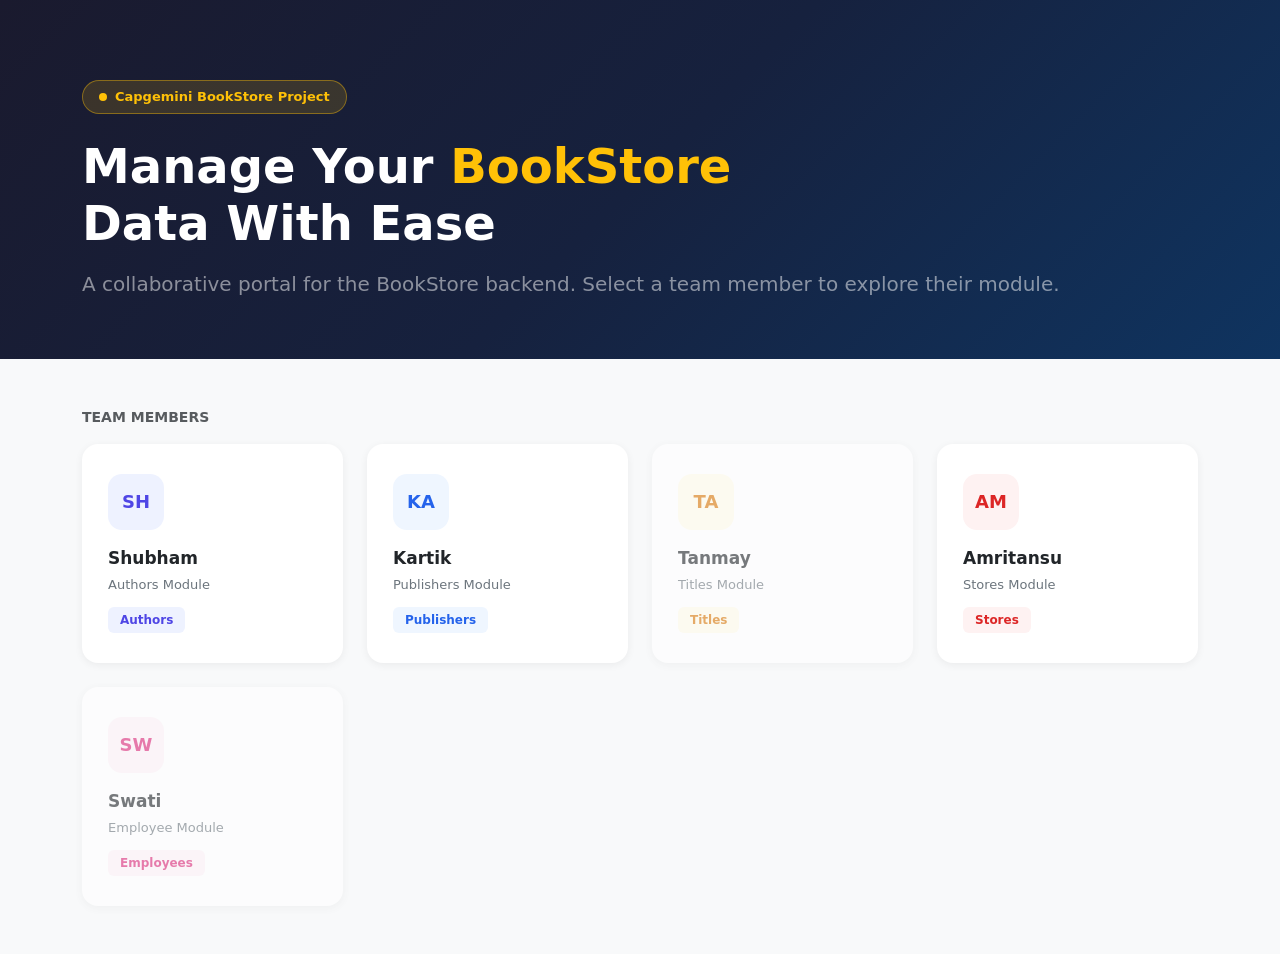
<file: bookstore-frontend/target/classes/templates/index.html>
<!DOCTYPE html>
<html xmlns:th="http://www.thymeleaf.org" lang="en">

<head>
    <meta charset="UTF-8" />
    <meta name="viewport" content="width=device-width, initial-scale=1.0" />
    <title th:text="${pageTitle}">BookStore Portal</title>
    <link rel="stylesheet" href="https://cdn.jsdelivr.net/npm/bootstrap@5.3.3/dist/css/bootstrap.min.css" />
    <link rel="stylesheet" href="https://cdn.jsdelivr.net/npm/bootstrap-icons@1.11.3/font/bootstrap-icons.min.css" />
    <style>
        body {
            background: #f8f9fa;
        }

        .hero-section {
            background: linear-gradient(135deg, #1a1a2e 0%, #16213e 50%, #0f3460 100%);
            color: white;
            padding: 80px 0 60px;
            margin-bottom: 48px;
        }

        .hero-badge {
            display: inline-flex;
            align-items: center;
            gap: 8px;
            background: rgba(255, 193, 7, 0.15);
            border: 1px solid rgba(255, 193, 7, 0.4);
            color: #ffc107;
            padding: 6px 16px;
            border-radius: 50px;
            font-size: 13px;
            font-weight: 600;
            margin-bottom: 24px;
        }

        .hero-dot {
            width: 8px;
            height: 8px;
            background: #ffc107;
            border-radius: 50%;
            animation: pulse 2s infinite;
        }

        @keyframes pulse {

            0%,
            100% {
                opacity: 1
            }

            50% {
                opacity: .4
            }
        }

        .member-card {
            background: white;
            border-radius: 16px;
            padding: 28px 24px;
            text-decoration: none;
            color: inherit;
            transition: all 0.25s;
            border: 2px solid transparent;
            box-shadow: 0 2px 8px rgba(0, 0, 0, 0.06);
            display: block;
        }

        .member-card:hover {
            transform: translateY(-4px);
            box-shadow: 0 12px 32px rgba(0, 0, 0, 0.12);
            border-color: var(--card-color);
            color: inherit;
        }

        .member-card.disabled {
            cursor: default;
            opacity: 0.6;
            pointer-events: none;
        }

        .avatar {
            width: 56px;
            height: 56px;
            border-radius: 14px;
            display: flex;
            align-items: center;
            justify-content: center;
            font-size: 18px;
            font-weight: 700;
            margin-bottom: 16px;
        }

        .member-name {
            font-weight: 700;
            font-size: 17px;
            margin-bottom: 4px;
        }

        .member-module {
            color: #6c757d;
            font-size: 13px;
            margin-bottom: 12px;
        }

        .module-badge {
            display: inline-block;
            padding: 4px 12px;
            border-radius: 6px;
            font-size: 12px;
            font-weight: 600;
        }
    </style>
</head>

<body>

    <div th:replace="~{fragments/navbar :: navbar}" th:with="activePage='home'"></div>

    <div class="hero-section">
        <div class="container">
            <div class="hero-badge">
                <div class="hero-dot"></div>
                Capgemini BookStore Project
            </div>
            <h1 class="display-5 fw-bold mb-3">
                Manage Your <span class="text-warning">BookStore</span><br />Data With Ease
            </h1>
            <p class="lead text-white-50 mb-0">
                A collaborative portal for the BookStore backend. Select a team member to explore their module.
            </p>
        </div>
    </div>

    <div class="container pb-5">
        <p class="text-muted text-uppercase fw-semibold small mb-3 ls-wide">Team Members</p>
        <div class="row g-4">
            <div class="col-md-4 col-lg-3">
                <a th:href="@{/authors}" class="member-card" style="--card-color:#4F46E5">
                    <div class="avatar" style="background:#EEF2FF;color:#4F46E5">SH</div>
                    <div class="member-name">Shubham</div>
                    <div class="member-module">Authors Module</div>
                    <div class="module-badge" style="background:#EEF2FF;color:#4F46E5">Authors</div>
                </a>
            </div>
            <div class="col-md-4 col-lg-3">
                <!-- <div class="member-card disabled" style="--card-color:#2563EB">
                <div class="avatar" style="background:#EFF6FF;color:#2563EB">KA</div>
                <div class="member-name">Kartik</div>
                <div class="member-module">Publishers Module</div>
                <div class="module-badge" style="background:#EFF6FF;color:#2563EB">Publishers</div>
            </div> -->
                <a th:href="@{/publishers}" class="member-card" style="--card-color:#2563EB">
                    <div class="avatar" style="background:#EFF6FF;color:#2563EB">KA</div>
                    <div class="member-name">Kartik</div>
                    <div class="member-module">Publishers Module</div>
                    <div class="module-badge" style="background:#EFF6FF;color:#2563EB">Publishers</div>
                </a>
            </div>
            <div class="col-md-4 col-lg-3">
                <div class="member-card disabled" style="--card-color:#D97706">
                    <div class="avatar" style="background:#FFFBEB;color:#D97706">TA</div>
                    <div class="member-name">Tanmay</div>
                    <div class="member-module">Titles Module</div>
                    <div class="module-badge" style="background:#FFFBEB;color:#D97706">Titles</div>
                </div>
            </div>
            <div class="col-md-4 col-lg-3">
            <a th:href="@{/stores}" class="member-card" style="--card-color:#DC2626">
                <div class="avatar" style="background:#FEF2F2;color:#DC2626">AM</div>
                <div class="member-name">Amritansu</div>
                <div class="member-module">Stores Module</div>
                <div class="module-badge" style="background:#FEF2F2;color:#DC2626">Stores</div>
            </a>
        </div>
        <div class="col-md-4 col-lg-3">
            <div class="member-card disabled" style="--card-color:#DB2777">
                <div class="avatar" style="background:#FDF2F8;color:#DB2777">SW</div>
                <div class="member-name">Swati</div>
                <div class="member-module">Employee Module</div>
                <div class="module-badge" style="background:#FDF2F8;color:#DB2777">Employees</div>
            </div>
        </div>
        
        </div>
    </div>

    <div th:replace="~{fragments/footer :: footer}"></div>
    <script src="https://cdn.jsdelivr.net/npm/bootstrap@5.3.3/dist/js/bootstrap.bundle.min.js"></script>
</body>
</html>
</file>
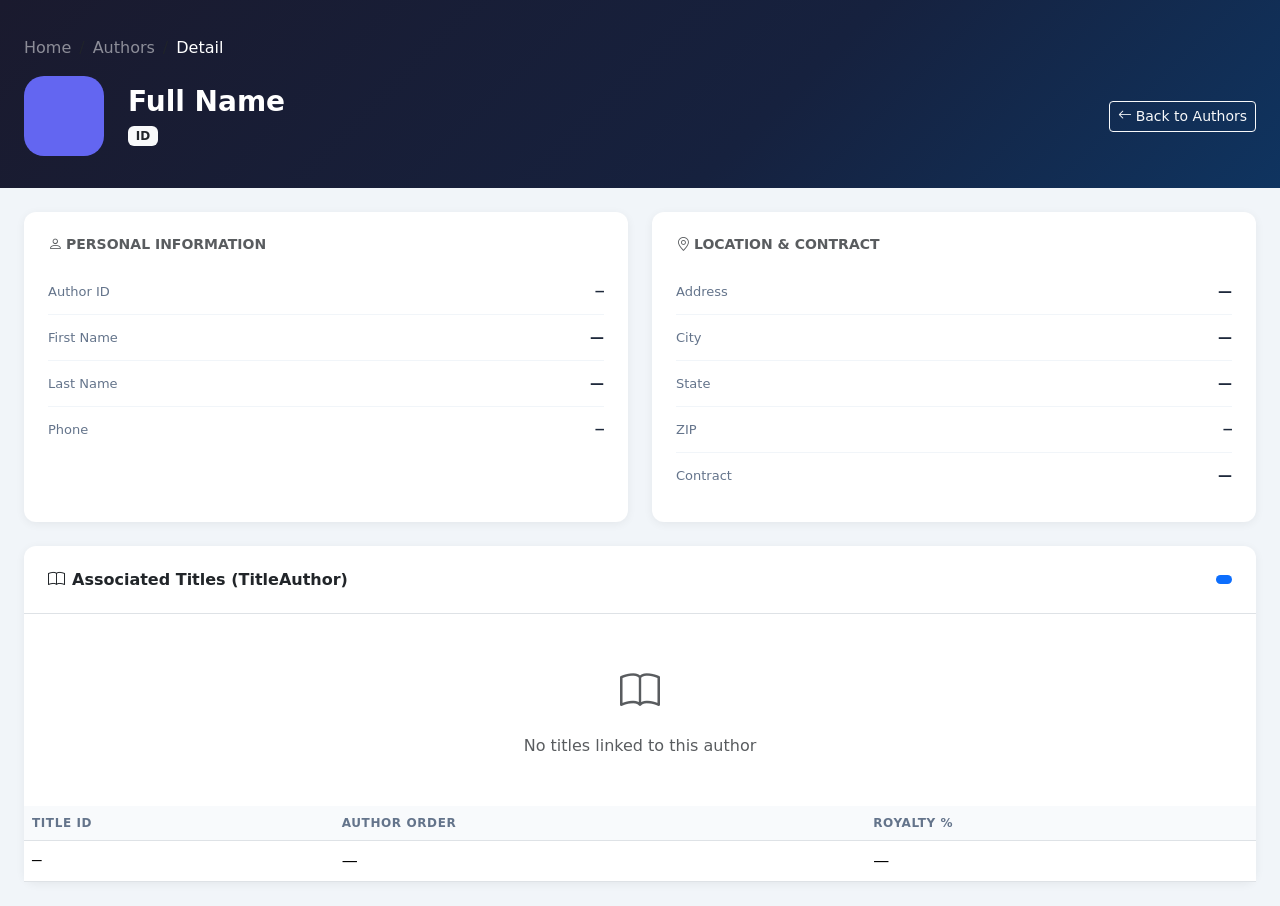
<file: bookstore-frontend/target/classes/templates/authors/detail.html>
<!DOCTYPE html>
<html xmlns:th="http://www.thymeleaf.org" lang="en">
<head>
    <meta charset="UTF-8"/>
    <meta name="viewport" content="width=device-width, initial-scale=1.0"/>
    <title th:text="${pageTitle}">Author Detail</title>
    <link rel="stylesheet" href="https://cdn.jsdelivr.net/npm/bootstrap@5.3.3/dist/css/bootstrap.min.css"/>
    <link rel="stylesheet" href="https://cdn.jsdelivr.net/npm/bootstrap-icons@1.11.3/font/bootstrap-icons.min.css"/>
    <style>
        body { background: #f1f5f9; }
        .page-hero {
            background: linear-gradient(135deg, #1a1a2e 0%, #16213e 60%, #0f3460 100%);
            color: white; padding: 36px 0 32px;
        }
        .author-avatar {
            width: 80px; height: 80px; border-radius: 20px;
            background: #6366f1; color: white;
            display: flex; align-items: center; justify-content: center;
            font-size: 28px; font-weight: 700; flex-shrink: 0;
        }
        .detail-card { background: white; border-radius: 12px; box-shadow: 0 2px 10px rgba(0,0,0,0.06); }
        .field-row { display: flex; justify-content: space-between; align-items: center; padding: 12px 0; border-bottom: 1px solid #f1f5f9; }
        .field-row:last-child { border-bottom: none; }
        .field-label { font-size: 13px; color: #64748b; font-weight: 500; }
        .field-value { font-size: 14px; font-weight: 600; color: #1e293b; }
        .table thead th { background: #f8fafc; font-size: 12px; font-weight: 700; text-transform: uppercase; letter-spacing: .6px; color: #64748b; }
    </style>
</head>
<body>

<div th:replace="~{fragments/navbar :: navbar}" th:with="activePage='authors'"></div>

<div class="page-hero">
    <div class="container-fluid px-4">
        <nav aria-label="breadcrumb" class="mb-3">
            <ol class="breadcrumb mb-0">
                <li class="breadcrumb-item"><a th:href="@{/}" class="text-white-50 text-decoration-none">Home</a></li>
                <li class="breadcrumb-item"><a th:href="@{/authors}" class="text-white-50 text-decoration-none">Authors</a></li>
                <li class="breadcrumb-item active text-white" th:text="${author.auId}">Detail</li>
            </ol>
        </nav>
        <div class="d-flex align-items-center gap-4 flex-wrap">
            <div class="author-avatar"
                 th:text="${#strings.substring(author.auFname,0,1) + #strings.substring(author.auLname,0,1)}"></div>
            <div>
                <h1 class="h3 fw-bold mb-1" th:text="${author.getFullName()}">Full Name</h1>
                <span class="badge bg-light text-dark me-2" th:text="${author.auId}">ID</span>
                <span class="badge rounded-pill"
                      th:classappend="${author.contract == 1} ? 'text-bg-success' : 'text-bg-danger'"
                      th:text="${author.contract == 1} ? '✓ Active Contract' : '✗ No Contract'">
                </span>
            </div>
            <div class="ms-auto">
                <a th:href="@{/authors}" class="btn btn-outline-light btn-sm">
                    <i class="bi bi-arrow-left me-1"></i>Back to Authors
                </a>
            </div>
        </div>
    </div>
</div>

<div class="container-fluid px-4 py-4">
    <div class="row g-4">
        <div class="col-md-6">
            <div class="detail-card p-4 h-100">
                <h6 class="fw-bold text-muted text-uppercase small mb-3">
                    <i class="bi bi-person me-1"></i>Personal Information
                </h6>
                <div class="field-row">
                    <span class="field-label">Author ID</span>
                    <span class="field-value font-monospace" th:text="${author.auId}">—</span>
                </div>
                <div class="field-row">
                    <span class="field-label">First Name</span>
                    <span class="field-value" th:text="${author.auFname ?: '—'}">—</span>
                </div>
                <div class="field-row">
                    <span class="field-label">Last Name</span>
                    <span class="field-value" th:text="${author.auLname ?: '—'}">—</span>
                </div>
                <div class="field-row">
                    <span class="field-label">Phone</span>
                    <span class="field-value font-monospace" th:text="${author.phone ?: '—'}">—</span>
                </div>
            </div>
        </div>
        <div class="col-md-6">
            <div class="detail-card p-4 h-100">
                <h6 class="fw-bold text-muted text-uppercase small mb-3">
                    <i class="bi bi-geo-alt me-1"></i>Location &amp; Contract
                </h6>
                <div class="field-row">
                    <span class="field-label">Address</span>
                    <span class="field-value" th:text="${author.address ?: '—'}">—</span>
                </div>
                <div class="field-row">
                    <span class="field-label">City</span>
                    <span class="field-value" th:text="${author.city ?: '—'}">—</span>
                </div>
                <div class="field-row">
                    <span class="field-label">State</span>
                    <span class="field-value" th:text="${author.state ?: '—'}">—</span>
                </div>
                <div class="field-row">
                    <span class="field-label">ZIP</span>
                    <span class="field-value font-monospace" th:text="${author.zip ?: '—'}">—</span>
                </div>
                <div class="field-row">
                    <span class="field-label">Contract</span>
                    <span class="field-value" th:text="${author.contract == 1} ? '1 (Active)' : '0 (None)'">—</span>
                </div>
            </div>
        </div>
    </div>

    <!-- Associated Titles -->
    <div class="detail-card mt-4">
        <div class="p-4 border-bottom d-flex align-items-center justify-content-between">
            <h6 class="fw-bold mb-0"><i class="bi bi-book me-2"></i>Associated Titles (TitleAuthor)</h6>
            <span class="badge bg-primary rounded-pill"
                  th:text="${titleAuthors != null ? titleAuthors.size() : 0} + ' titles'">
            </span>
        </div>
        <div th:if="${titleAuthors == null or titleAuthors.isEmpty()}" class="p-5 text-center text-muted">
            <i class="bi bi-book" style="font-size:40px;display:block;margin-bottom:12px"></i>
            <p class="mb-0">No titles linked to this author</p>
        </div>
        <div class="table-responsive" th:if="${titleAuthors != null and !titleAuthors.isEmpty()}">
            <table class="table table-hover mb-0">
                <thead>
                    <tr>
                        <th>Title ID</th>
                        <th>Author Order</th>
                        <th>Royalty %</th>
                    </tr>
                </thead>
                <tbody>
                    <tr th:each="ta : ${titleAuthors}">
                        <td class="font-monospace" th:text="${ta.titleId}">—</td>
                        <td th:text="${ta.auOrd ?: '—'}">—</td>
                        <td>
                            <span class="badge text-bg-success" th:if="${ta.royaltyper != null}" th:text="${ta.royaltyper} + '%'"></span>
                            <span th:unless="${ta.royaltyper != null}">—</span>
                        </td>
                    </tr>
                </tbody>
            </table>
        </div>
    </div>
</div>

<div th:replace="~{fragments/footer :: footer}"></div>
<script src="https://cdn.jsdelivr.net/npm/bootstrap@5.3.3/dist/js/bootstrap.bundle.min.js"></script>
</body>
</html>
</file>
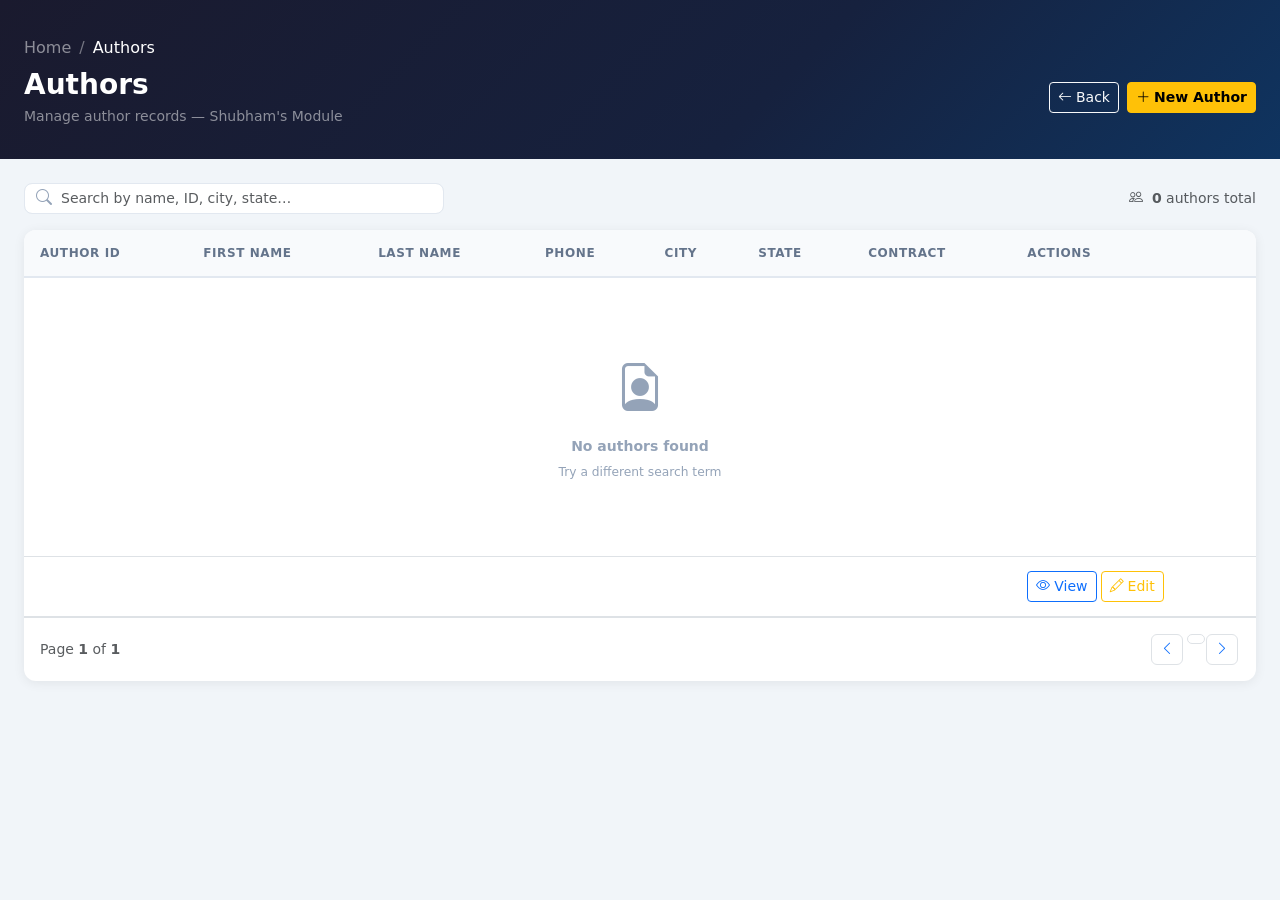
<file: bookstore-frontend/target/classes/templates/authors/list.html>
<!DOCTYPE html>
<html xmlns:th="http://www.thymeleaf.org" lang="en">
<head>
    <meta charset="UTF-8"/>
    <meta name="viewport" content="width=device-width, initial-scale=1.0"/>
    <title th:text="${pageTitle}">Authors</title>
    <link rel="stylesheet" href="https://cdn.jsdelivr.net/npm/bootstrap@5.3.3/dist/css/bootstrap.min.css"/>
    <link rel="stylesheet" href="https://cdn.jsdelivr.net/npm/bootstrap-icons@1.11.3/font/bootstrap-icons.min.css"/>
    <style>
        body { background: #f1f5f9; }
        .page-hero {
            background: linear-gradient(135deg, #1a1a2e 0%, #16213e 60%, #0f3460 100%);
            color: white; padding: 36px 0 32px;
        }
        .table-card { background: white; border-radius: 12px; box-shadow: 0 2px 12px rgba(0,0,0,0.07); overflow: hidden; }
        .table thead th { background: #f8fafc; font-size: 12px; font-weight: 700; text-transform: uppercase; letter-spacing: .6px; color: #64748b; border-bottom: 2px solid #e2e8f0; padding: 14px 16px; }
        .table tbody td { padding: 14px 16px; vertical-align: middle; font-size: 14px; }
        .table tbody tr { transition: background 0.15s; }
        .table tbody tr:hover { background: #f8faff; }
        .mono { font-family: 'Courier New', monospace; font-size: 13px; color: #475569; }
        .search-box { position: relative; }
        .search-box .bi-search { position: absolute; left: 12px; top: 50%; transform: translateY(-50%); color: #94a3b8; }
        .search-box input { padding-left: 36px; border-radius: 8px; border: 1.5px solid #e2e8f0; transition: border-color .2s; }
        .search-box input:focus { border-color: #6366f1; box-shadow: 0 0 0 3px rgba(99,102,241,0.1); }
        .empty-state { padding: 60px 20px; text-align: center; color: #94a3b8; }
        .empty-state i { font-size: 48px; display: block; margin-bottom: 12px; }
        /* Spinner on button only */
        .btn-spinner { display: none; width: 14px; height: 14px; border: 2px solid rgba(255,255,255,.4); border-top-color: white; border-radius: 50%; animation: spin 0.7s linear infinite; margin-left: 6px; }
        .btn.loading .btn-spinner { display: inline-block; }
        .btn.loading .btn-text { opacity: 0.7; }
        @keyframes spin { to { transform: rotate(360deg); } }
        /* AJAX table fade */
        #tableSection { transition: opacity 0.2s; }
        #tableSection.loading { opacity: 0.45; pointer-events: none; }
        /* Pagination */
        .page-link { border-radius: 6px !important; margin: 0 2px; }
        .page-item.active .page-link { background: #4F46E5; border-color: #4F46E5; }
        /* Modal */
        .modal-header { background: #f8fafc; border-bottom: 1.5px solid #e2e8f0; }
        .form-label { font-size: 13px; font-weight: 600; color: #374151; }
        .form-control:focus, .form-select:focus { border-color: #6366f1; box-shadow: 0 0 0 3px rgba(99,102,241,0.1); }
        .required-star { color: #ef4444; }
        .field-error { display: none; font-size: 12px; color: #ef4444; margin-top: 4px; }
        .field-error.show { display: block; }
        .form-control.invalid { border-color: #ef4444; }
        /* Toast */
        .toast-wrap { position: fixed; bottom: 24px; right: 24px; z-index: 9999; }
    </style>
</head>
<body>

<div th:replace="~{fragments/navbar :: navbar}" th:with="activePage='authors'"></div>

<!-- Page Hero -->
<div class="page-hero">
    <div class="container-fluid px-4">
        <nav aria-label="breadcrumb" class="mb-2">
            <ol class="breadcrumb mb-0" style="--bs-breadcrumb-divider-color:rgba(255,255,255,.4)">
                <li class="breadcrumb-item"><a th:href="@{/}" class="text-white-50 text-decoration-none">Home</a></li>
                <li class="breadcrumb-item active text-white">Authors</li>
            </ol>
        </nav>
        <div class="d-flex align-items-center justify-content-between flex-wrap gap-3">
            <div>
                <h1 class="h3 fw-bold mb-1">Authors</h1>
                <p class="mb-0 text-white-50 small">Manage author records — Shubham's Module</p>
            </div>
            <div class="d-flex gap-2">
                <a th:href="@{/}" class="btn btn-outline-light btn-sm">
                    <i class="bi bi-arrow-left me-1"></i>Back
                </a>
                <button class="btn btn-warning btn-sm fw-semibold" onclick="openCreateModal()">
                    <i class="bi bi-plus-lg me-1"></i>New Author
                </button>
            </div>
        </div>
    </div>
</div>

<div class="container-fluid px-4 py-4">

    <!-- Controls Row -->
    <div class="d-flex align-items-center justify-content-between mb-3 flex-wrap gap-2">
        <div class="d-flex align-items-center gap-2 flex-grow-1" style="max-width:420px">
            <div class="search-box flex-grow-1">
                <i class="bi bi-search"></i>
                <input type="text" class="form-control form-control-sm"
                       id="searchInput"
                       placeholder="Search by name, ID, city, state…"
                       th:value="${search}"
                       oninput="handleSearch(this.value)"
                       autocomplete="off"/>
            </div>
            <button class="btn btn-outline-secondary btn-sm"
                    id="searchClearBtn"
                    th:style="${search != null and !search.isEmpty()} ? 'display:inline-flex' : 'display:none'"
                    style="display:none"
                    onclick="clearSearch()">
                <i class="bi bi-x-lg"></i>
            </button>
        </div>
        <span class="text-muted small" th:if="${pageMeta != null}">
            <i class="bi bi-people me-1"></i>
            <strong th:text="${pageMeta.totalElements}">0</strong> authors total
        </span>
    </div>

    <!-- Table -->
    <div class="table-card" id="tableSection">
        <div class="table-responsive">
            <table class="table table-hover mb-0">
                <thead>
                    <tr>
                        <th>Author ID</th>
                        <th>First Name</th>
                        <th>Last Name</th>
                        <th>Phone</th>
                        <th>City</th>
                        <th>State</th>
                        <th>Contract</th>
                        <th>Actions</th>
                    </tr>
                </thead>
                <tbody id="authorTableBody">
                    <tr th:if="${authors == null or authors.isEmpty()}">
                        <td colspan="8">
                            <div class="empty-state">
                                <i class="bi bi-file-earmark-person"></i>
                                <p class="fw-semibold mb-1">No authors found</p>
                                <span class="small" th:if="${search != null and !search.isEmpty()}">Try a different search term</span>
                            </div>
                        </td>
                    </tr>
                    <tr th:each="author : ${authors}" th:if="${authors != null and !authors.isEmpty()}">
                        <td class="mono" th:text="${author.auId}"></td>
                        <td th:text="${author.auFname}"></td>
                        <td><strong th:text="${author.auLname}"></strong></td>
                        <td class="mono" th:text="${author.phone}"></td>
                        <td th:text="${author.city}"></td>
                        <td th:text="${author.state}"></td>
                        <td>
                            <span class="badge rounded-pill"
                                  th:classappend="${author.contract == 1} ? 'text-bg-success' : 'text-bg-danger'"
                                  th:text="${author.contract == 1} ? 'Yes' : 'No'">
                            </span>
                        </td>
                        <td>
                            <div class="d-flex gap-1">
                                <a th:href="@{/authors/{id}(id=${author.auId})}" class="btn btn-outline-primary btn-sm">
                                    <i class="bi bi-eye me-1"></i>View
                                </a>
                                <button class="btn btn-outline-warning btn-sm"
                                        th:attr="data-auid=${author.auId},
                                                 data-fname=${author.auFname},
                                                 data-lname=${author.auLname},
                                                 data-phone=${author.phone},
                                                 data-address=${author.address},
                                                 data-city=${author.city},
                                                 data-state=${author.state},
                                                 data-zip=${author.zip},
                                                 data-contract=${author.contract}"
                                        onclick="handleEditClick(this)">
                                    <i class="bi bi-pencil me-1"></i>Edit
                                </button>
                            </div>
                        </td>
                    </tr>
                </tbody>
            </table>
        </div>

        <!-- Pagination (inside table-card, hidden during search) -->
        <div class="d-flex align-items-center justify-content-between px-3 py-3 border-top"
             id="paginationRow"
             th:if="${pageMeta != null and pageMeta.totalPages > 1 and (search == null or search.isEmpty())}">
            <small class="text-muted">
                Page <strong th:text="${currentPage + 1}">1</strong> of <strong th:text="${pageMeta.totalPages}">1</strong>
            </small>
            <nav>
                <ul class="pagination pagination-sm mb-0">
                    <li class="page-item" th:classappend="${currentPage == 0} ? 'disabled'">
                        <button class="page-link" th:disabled="${currentPage == 0}"
                                th:onclick="|fetchPage(${currentPage - 1})|">
                            <i class="bi bi-chevron-left"></i>
                        </button>
                    </li>
                    <th:block th:each="i : ${#numbers.sequence(0, pageMeta.totalPages - 1)}">
                        <li class="page-item" th:classappend="${i == currentPage} ? 'active'">
                            <button class="page-link" th:text="${i + 1}"
                                    th:onclick="|fetchPage(${i})|"></button>
                        </li>
                    </th:block>
                    <li class="page-item" th:classappend="${currentPage + 1 >= pageMeta.totalPages} ? 'disabled'">
                        <button class="page-link" th:disabled="${currentPage + 1 >= pageMeta.totalPages}"
                                th:onclick="|fetchPage(${currentPage + 1})|">
                            <i class="bi bi-chevron-right"></i>
                        </button>
                    </li>
                </ul>
            </nav>
        </div>
    </div>
</div>

<div th:replace="~{fragments/footer :: footer}"></div>

<!-- CREATE MODAL -->
<div class="modal fade" id="createModal" tabindex="-1">
    <div class="modal-dialog modal-lg">
        <div class="modal-content">
            <div class="modal-header">
                <div>
                    <h5 class="modal-title fw-bold mb-0">New Author</h5>
                    <small class="text-muted">All fields marked * are required</small>
                </div>
                <button type="button" class="btn-close" data-bs-dismiss="modal"></button>
            </div>
            <form th:action="@{/authors/create}" method="post" id="createForm" onsubmit="return handleCreateSubmit(event)">
                <div class="modal-body">
                    <div class="row g-3">
                        <div class="col-12">
                            <label class="form-label">Author ID <span class="required-star">*</span></label>
                            <input type="text" class="form-control" name="auId" id="c_auId" placeholder="e.g. 172-32-1176" maxlength="11"/>
                            <div class="field-error" id="err_c_auId">Format must be 999-99-9999</div>
                            <div class="form-text">Format: 999-99-9999 (SSN style)</div>
                        </div>
                        <div class="col-md-6">
                            <label class="form-label">First Name <span class="required-star">*</span></label>
                            <input type="text" class="form-control" name="auFname" id="c_auFname" placeholder="First name" maxlength="20"/>
                            <div class="field-error" id="err_c_auFname">First name is required</div>
                        </div>
                        <div class="col-md-6">
                            <label class="form-label">Last Name <span class="required-star">*</span></label>
                            <input type="text" class="form-control" name="auLname" id="c_auLname" placeholder="Last name" maxlength="40"/>
                            <div class="field-error" id="err_c_auLname">Last name is required</div>
                        </div>
                        <div class="col-md-6">
                            <label class="form-label">Phone <span class="required-star">*</span></label>
                            <input type="text" class="form-control" name="phone" id="c_phone" placeholder="phone Number" maxlength="12"/>
                            <div class="field-error" id="err_c_phone">Phone number must be 10 to 12 digits</div>
                        </div>
                        <div class="col-md-6">
                            <label class="form-label">State <span class="required-star">*</span></label>
                            <input type="text" class="form-control" name="state" id="c_state" placeholder="e.g. UP" maxlength="2"/>
                            <div class="field-error" id="err_c_state">State is required</div>
                        </div>
                        <div class="col-12">
                            <label class="form-label">Address</label>
                            <input type="text" class="form-control" name="address" id="c_address" placeholder="Street address" maxlength="40"/>
                        </div>
                        <div class="col-md-6">
                            <label class="form-label">City</label>
                            <input type="text" class="form-control" name="city" id="c_city" placeholder="City" maxlength="20"/>
                        </div>
                        <div class="col-md-4">
                            <label class="form-label">PIN / ZIP</label>
                            <input type="text" class="form-control" name="zip" id="c_zip" placeholder="5-digit PIN" maxlength="5"/>
                            <div class="field-error" id="err_c_zip">Must be 5 digits, not starting with 0</div>
                        </div>
                        <div class="col-md-2">
                            <label class="form-label">Contract <span class="required-star">*</span></label>
                            <select class="form-select" name="contract" id="c_contract">
                                <option value="">Select…</option>
                                <option value="1">Yes (1)</option>
                                <option value="0">No (0)</option>
                            </select>
                            <div class="field-error" id="err_c_contract">Required</div>
                        </div>
                    </div>
                </div>
                <div class="modal-footer">
                    <button type="button" class="btn btn-outline-secondary" data-bs-dismiss="modal">Cancel</button>
                    <button type="submit" class="btn btn-primary d-inline-flex align-items-center" id="createSubmitBtn">
                        <span class="btn-text">Create Author</span>
                        <span class="btn-spinner"></span>
                    </button>
                </div>
            </form>
        </div>
    </div>
</div>

<!-- EDIT MODAL -->
<div class="modal fade" id="editModal" tabindex="-1">
    <div class="modal-dialog modal-lg">
        <div class="modal-content">
            <div class="modal-header">
                <div>
                    <h5 class="modal-title fw-bold mb-0">Edit Author</h5>
                    <small class="text-muted">Author ID cannot be changed</small>
                </div>
                <button type="button" class="btn-close" data-bs-dismiss="modal"></button>
            </div>
            <form id="editForm" method="post" onsubmit="return handleEditSubmit(event)">
                <div class="modal-body">
                    <div class="row g-3">
                        <div class="col-12">
                            <label class="form-label">Author ID</label>
                            <input type="text" class="form-control bg-light" name="auId" id="e_auId" disabled/>
                            <div class="form-text">ID is locked and cannot be edited</div>
                        </div>
                        <div class="col-md-6">
                            <label class="form-label">First Name <span class="required-star">*</span></label>
                            <input type="text" class="form-control" name="auFname" id="e_auFname" placeholder="First name" maxlength="20"/>
                            <div class="field-error" id="err_e_auFname">First name is required</div>
                        </div>
                        <div class="col-md-6">
                            <label class="form-label">Last Name <span class="required-star">*</span></label>
                            <input type="text" class="form-control" name="auLname" id="e_auLname" placeholder="Last name" maxlength="40"/>
                            <div class="field-error" id="err_e_auLname">Last name is required</div>
                        </div>
                        <div class="col-md-6">
                            <label class="form-label">Phone <span class="required-star">*</span></label>
                            <input type="text" class="form-control" name="phone" id="e_phone" placeholder="phone Number" maxlength="12"/>
                            <div class="field-error" id="err_e_phone">Phone number must be 10 to 12 digits</div>
                        </div>
                        <div class="col-md-6">
                            <label class="form-label">State <span class="required-star">*</span></label>
                            <input type="text" class="form-control" name="state" id="e_state" placeholder="e.g. UP" maxlength="2"/>
                            <div class="field-error" id="err_e_state">State is required</div>
                        </div>
                        <div class="col-12">
                            <label class="form-label">Address</label>
                            <input type="text" class="form-control" name="address" id="e_address" placeholder="Street address" maxlength="40"/>
                        </div>
                        <div class="col-md-6">
                            <label class="form-label">City</label>
                            <input type="text" class="form-control" name="city" id="e_city" placeholder="City" maxlength="20"/>
                        </div>
                        <div class="col-md-4">
                            <label class="form-label">PIN / ZIP</label>
                            <input type="text" class="form-control" name="zip" id="e_zip" placeholder="5-digit PIN" maxlength="5"/>
                            <div class="field-error" id="err_e_zip">Must be 5 digits, not starting with 0</div>
                        </div>
                        <div class="col-md-2">
                            <label class="form-label">Contract <span class="required-star">*</span></label>
                            <select class="form-select" name="contract" id="e_contract">
                                <option value="1">Yes (1)</option>
                                <option value="0">No (0)</option>
                            </select>
                        </div>
                    </div>
                </div>
                <div class="modal-footer">
                    <button type="button" class="btn btn-outline-secondary" data-bs-dismiss="modal">Cancel</button>
                    <button type="submit" class="btn btn-warning d-inline-flex align-items-center" id="editSubmitBtn">
                        <span class="btn-text">Save Changes</span>
                        <span class="btn-spinner" style="border-color:rgba(0,0,0,.2);border-top-color:#333"></span>
                    </button>
                </div>
            </form>
        </div>
    </div>
</div>

<!-- Toast -->
<div class="toast-wrap">
    <div id="successToast" class="toast align-items-center text-bg-success border-0" role="alert">
        <div class="d-flex">
            <div class="toast-body d-flex align-items-center gap-2">
                <i class="bi bi-check-circle-fill"></i>
                <span id="toastMsg">Saved!</span>
            </div>
            <button type="button" class="btn-close btn-close-white me-2 m-auto" data-bs-dismiss="toast"></button>
        </div>
    </div>
</div>

<script src="https://cdn.jsdelivr.net/npm/bootstrap@5.3.3/dist/js/bootstrap.bundle.min.js"></script>
<script>
    // ---- Current state ----
    var currentPage = /*[[${currentPage}]]*/ 0;
    var pageSize    = /*[[${pageSize}]]*/ 5;
    var currentSearch = /*[[${search}]]*/ '';

    // ---- On load: toast from URL param ----
    window.addEventListener('load', function() {
        var params = new URLSearchParams(window.location.search);
        if (params.get('success') === 'create') showToast('Author created successfully!');
        if (params.get('success') === 'update') showToast('Author updated successfully!');
    });

    // ---- AJAX: fetch table + pagination without full reload ----
    function fetchPage(page) {
        var url = new URL(window.location.href);
        url.searchParams.set('page', page);
        url.searchParams.set('size', pageSize);
        if (currentSearch) url.searchParams.set('search', currentSearch);
        else url.searchParams.delete('search');
        _doAjax(url, page);
    }

    function _doAjax(url, newPage) {
        var section = document.getElementById('tableSection');
        section.classList.add('loading');
        fetch(url.toString(), { headers: { 'X-Requested-With': 'XMLHttpRequest' } })
            .then(function(r) { return r.text(); })
            .then(function(html) {
                var parser = new DOMParser();
                var doc = parser.parseFromString(html, 'text/html');
                // Replace tbody
                var newBody = doc.getElementById('authorTableBody');
                if (newBody) document.getElementById('authorTableBody').innerHTML = newBody.innerHTML;
                // Replace pagination
                var newPag = doc.getElementById('paginationRow');
                var oldPag = document.getElementById('paginationRow');
                if (newPag && oldPag) oldPag.outerHTML = newPag.outerHTML;
                else if (!newPag && oldPag) oldPag.style.display = 'none';
                // Update browser URL silently
                history.pushState({}, '', url.toString());
                if (newPage !== undefined) currentPage = newPage;
                section.classList.remove('loading');
            })
            .catch(function() { section.classList.remove('loading'); });
    }

    // ---- Search: AJAX, debounced ----
    var searchTimer;
    function handleSearch(val) {
        clearTimeout(searchTimer);
        var clearBtn = document.getElementById('searchClearBtn');
        clearBtn.style.display = val ? 'inline-flex' : 'none';
        searchTimer = setTimeout(function() {
            currentSearch = val.trim();
            var url = new URL(window.location.href);
            if (currentSearch) { url.searchParams.set('search', currentSearch); url.searchParams.delete('page'); }
            else { url.searchParams.delete('search'); url.searchParams.set('page', '0'); }
            _doAjax(url, 0);
        }, 350);
    }

    function clearSearch() {
        document.getElementById('searchInput').value = '';
        document.getElementById('searchClearBtn').style.display = 'none';
        handleSearch('');
    }

    // ---- Modals ----
    var createModalEl = new bootstrap.Modal(document.getElementById('createModal'));
    var editModalEl   = new bootstrap.Modal(document.getElementById('editModal'));

    function openCreateModal() {
        clearCreateForm();
        createModalEl.show();
    }

    function handleEditClick(btn) {
        document.getElementById('e_auId').value    = btn.dataset.auid    || '';
        document.getElementById('e_auFname').value = btn.dataset.fname   || '';
        document.getElementById('e_auLname').value = btn.dataset.lname   || '';
        document.getElementById('e_phone').value   = btn.dataset.phone   || '';
        document.getElementById('e_address').value = btn.dataset.address || '';
        document.getElementById('e_city').value    = btn.dataset.city    || '';
        document.getElementById('e_state').value   = btn.dataset.state   || '';
        document.getElementById('e_zip').value     = btn.dataset.zip     || '';
        document.getElementById('e_contract').value = String(btn.dataset.contract);
        document.getElementById('editForm').action = '/authors/update/' + encodeURIComponent(btn.dataset.auid);
        clearEditErrors();
        editModalEl.show();
    }

    // ---- Validation helpers ----
    function validateId(v)       { return /^[0-9]{3}-[0-9]{2}-[0-9]{4}$/.test(v); }
    function validatePhone(v)    { return /^[0-9\s-]{10,12}$/.test(v); }
    function validateZip(v)      { return v === '' || /^[1-9][0-9]{4}$/.test(v); }
    function validateRequired(v) { return v.trim().length > 0; }

    function setError(inputId, errId, show) {
        var inp = document.getElementById(inputId);
        var err = document.getElementById(errId);
        if (!inp || !err) return;
        inp.classList.toggle('is-invalid', show);
        inp.classList.toggle('invalid', show);
        err.classList.toggle('show', show);
    }

    function handleCreateSubmit(e) {
        e.preventDefault();
        var ok = true;
        var auId = document.getElementById('c_auId').value.trim();
        setError('c_auId','err_c_auId', !validateId(auId)); if (!validateId(auId)) ok=false;
        var fname = document.getElementById('c_auFname').value;
        setError('c_auFname','err_c_auFname', !validateRequired(fname)); if (!validateRequired(fname)) ok=false;
        var lname = document.getElementById('c_auLname').value;
        setError('c_auLname','err_c_auLname', !validateRequired(lname)); if (!validateRequired(lname)) ok=false;
        var phone = document.getElementById('c_phone').value.trim();
        setError('c_phone','err_c_phone', !validatePhone(phone)); if (!validatePhone(phone)) ok=false;
        var state = document.getElementById('c_state').value;
        setError('c_state','err_c_state', !validateRequired(state)); if (!validateRequired(state)) ok=false;
        var zip = document.getElementById('c_zip').value.trim();
        setError('c_zip','err_c_zip', !validateZip(zip)); if (!validateZip(zip)) ok=false;
        var contract = document.getElementById('c_contract').value;
        setError('c_contract','err_c_contract', contract === ''); if (contract === '') ok=false;
        if (!ok) return false;
        var btn = document.getElementById('createSubmitBtn');
        btn.classList.add('loading'); btn.disabled = true;
        document.getElementById('createForm').submit();
        return true;
    }

    function handleEditSubmit(e) {
        e.preventDefault();
        var ok = true;
        var fname = document.getElementById('e_auFname').value;
        setError('e_auFname','err_e_auFname', !validateRequired(fname)); if (!validateRequired(fname)) ok=false;
        var lname = document.getElementById('e_auLname').value;
        setError('e_auLname','err_e_auLname', !validateRequired(lname)); if (!validateRequired(lname)) ok=false;
        var phone = document.getElementById('e_phone').value.trim();
        setError('e_phone','err_e_phone', !validatePhone(phone)); if (!validatePhone(phone)) ok=false;
        var state = document.getElementById('e_state').value;
        setError('e_state','err_e_state', !validateRequired(state)); if (!validateRequired(state)) ok=false;
        var zip = document.getElementById('e_zip').value.trim();
        setError('e_zip','err_e_zip', !validateZip(zip)); if (!validateZip(zip)) ok=false;
        if (!ok) return false;
        var btn = document.getElementById('editSubmitBtn');
        btn.classList.add('loading'); btn.disabled = true;
        document.getElementById('editForm').submit();
        return true;
    }

    function clearCreateForm() {
        ['c_auId','c_auFname','c_auLname','c_phone','c_address','c_city','c_state','c_zip'].forEach(function(id){
            var el = document.getElementById(id); if(el){el.value='';el.classList.remove('is-invalid','invalid');}
        });
        document.getElementById('c_contract').value = '';
        ['err_c_auId','err_c_auFname','err_c_auLname','err_c_phone','err_c_state','err_c_zip','err_c_contract'].forEach(function(id){
            var el = document.getElementById(id); if(el) el.classList.remove('show');
        });
    }

    function clearEditErrors() {
        ['e_auFname','e_auLname','e_phone','e_state','e_zip'].forEach(function(id){
            var el=document.getElementById(id); if(el) el.classList.remove('is-invalid','invalid');
        });
        ['err_e_auFname','err_e_auLname','err_e_phone','err_e_state','err_e_zip'].forEach(function(id){
            var el=document.getElementById(id); if(el) el.classList.remove('show');
        });
    }

    function showToast(msg) {
        document.getElementById('toastMsg').textContent = msg;
        var t = new bootstrap.Toast(document.getElementById('successToast'), { delay: 3500 });
        t.show();
    }
</script>
</body>
</html>
</file>
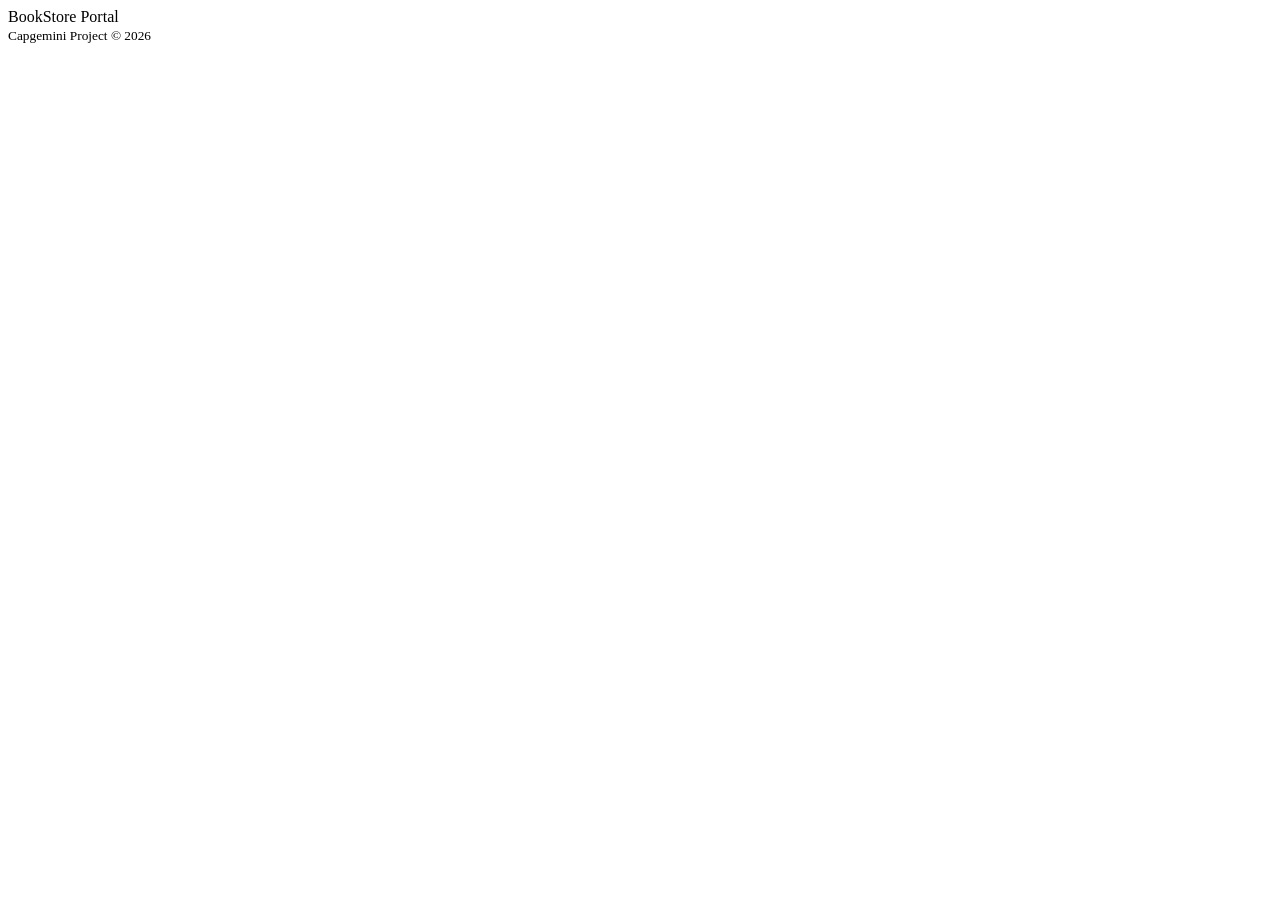
<file: bookstore-frontend/target/classes/templates/fragments/footer.html>
<!DOCTYPE html>
<html xmlns:th="http://www.thymeleaf.org" th:fragment="footer">
<footer class="bg-dark text-light mt-5 py-4">
    <div class="container-fluid px-4">
        <div class="row align-items-center">
            <div class="col-md-4">
                <span class="fw-bold text-warning">Book</span><span class="text-white">Store</span>
                <span class="text-muted ms-2 small">Portal</span>
            </div>
            <div class="col-md-4 text-center">
                <small class="text-white">Capgemini Project &copy; 2026</small>
            </div>
        </div>
    </div>
</footer>
</html>
</file>
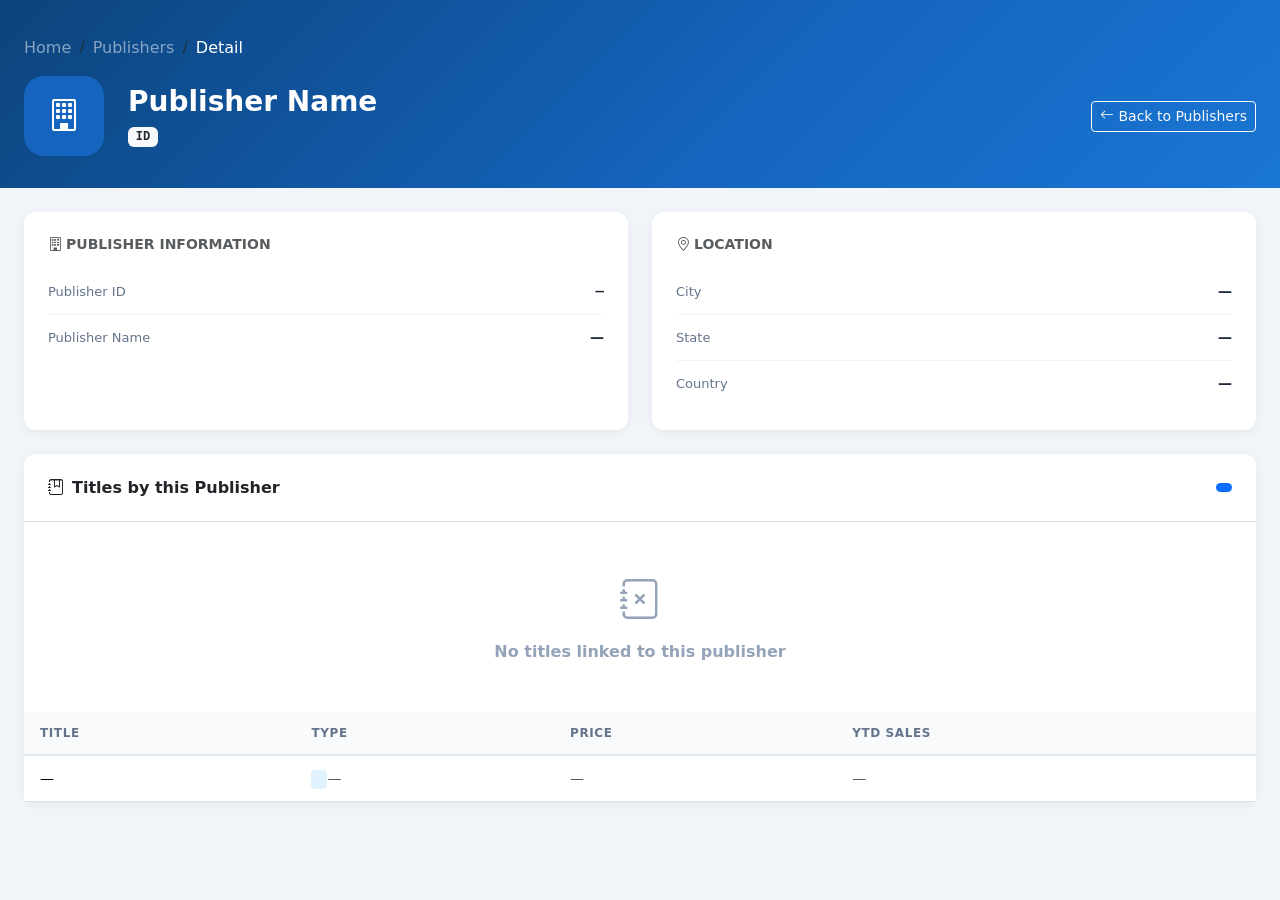
<file: bookstore-frontend/target/classes/templates/publishers/detail.html>
<!DOCTYPE html>
<html xmlns:th="http://www.thymeleaf.org" lang="en">
<head>
    <meta charset="UTF-8"/>
    <meta name="viewport" content="width=device-width, initial-scale=1.0"/>
    <title th:text="${pageTitle}">Publisher Detail</title>
    <link rel="stylesheet" href="https://cdn.jsdelivr.net/npm/bootstrap@5.3.3/dist/css/bootstrap.min.css"/>
    <link rel="stylesheet" href="https://cdn.jsdelivr.net/npm/bootstrap-icons@1.11.3/font/bootstrap-icons.min.css"/>
    <style>
        body { background: #f1f5f9; }
        .page-hero {
            background: linear-gradient(135deg, #0c447c 0%, #1565c0 60%, #1976d2 100%);
            color: white; padding: 36px 0 32px;
        }
        .publisher-avatar {
            width: 80px; height: 80px; border-radius: 20px;
            background: #1565c0; color: white;
            display: flex; align-items: center; justify-content: center;
            font-size: 28px; font-weight: 700; flex-shrink: 0;
        }
        .detail-card { background: white; border-radius: 12px; box-shadow: 0 2px 10px rgba(0,0,0,0.06); }
        .field-row { display: flex; justify-content: space-between; align-items: center; padding: 12px 0; border-bottom: 1px solid #f1f5f9; }
        .field-row:last-child { border-bottom: none; }
        .field-label { font-size: 13px; color: #64748b; font-weight: 500; }
        .field-value { font-size: 14px; font-weight: 600; color: #1e293b; }
        .table thead th { background: #f8fafc; font-size: 12px; font-weight: 700; text-transform: uppercase; letter-spacing: .6px; color: #64748b; border-bottom: 2px solid #e2e8f0; padding: 12px 16px; }
        .table tbody td { padding: 12px 16px; vertical-align: middle; font-size: 14px; }
        .table tbody tr:hover { background: #f0f7ff; }
        .mono { font-family: 'Courier New', monospace; font-size: 13px; }
        .badge-type { background: #e0f2fe; color: #0369a1; font-size: 11px; font-weight: 600; border-radius: 4px; padding: 3px 8px; }
        .empty-state { padding: 48px 20px; text-align: center; color: #94a3b8; }
        .empty-state i { font-size: 40px; display: block; margin-bottom: 10px; }
    </style>
</head>
<body>

<div th:replace="~{fragments/navbar :: navbar}" th:with="activePage='publishers'"></div>

<div class="page-hero">
    <div class="container-fluid px-4">
        <nav aria-label="breadcrumb" class="mb-3">
            <ol class="breadcrumb mb-0">
                <li class="breadcrumb-item"><a th:href="@{/}" class="text-white-50 text-decoration-none">Home</a></li>
                <li class="breadcrumb-item"><a th:href="@{/publishers}" class="text-white-50 text-decoration-none">Publishers</a></li>
                <li class="breadcrumb-item active text-white" th:text="${publisher.pubId}">Detail</li>
            </ol>
        </nav>
        <div class="d-flex align-items-center gap-4 flex-wrap">
            <div class="publisher-avatar">
                <i class="bi bi-building" style="font-size:32px;"></i>
            </div>
            <div>
                <h1 class="h3 fw-bold mb-1" th:text="${publisher.pubName}">Publisher Name</h1>
                <span class="badge bg-light text-dark me-2 font-monospace" th:text="${publisher.pubId}">ID</span>
                <span th:if="${publisher.country != null}" class="badge bg-info text-dark"
                      th:text="${publisher.country}"></span>
            </div>
            <div class="ms-auto">
                <a th:href="@{/publishers}" class="btn btn-outline-light btn-sm">
                    <i class="bi bi-arrow-left me-1"></i>Back to Publishers
                </a>
            </div>
        </div>
    </div>
</div>

<div class="container-fluid px-4 py-4">
    <div class="row g-4">

        <!-- Publisher Info Card -->
        <div class="col-md-6">
            <div class="detail-card p-4 h-100">
                <h6 class="fw-bold text-muted text-uppercase small mb-3">
                    <i class="bi bi-building me-1"></i>Publisher Information
                </h6>
                <div class="field-row">
                    <span class="field-label">Publisher ID</span>
                    <span class="field-value font-monospace" th:text="${publisher.pubId}">—</span>
                </div>
                <div class="field-row">
                    <span class="field-label">Publisher Name</span>
                    <span class="field-value" th:text="${publisher.pubName ?: '—'}">—</span>
                </div>
            </div>
        </div>

        <!-- Location Card -->
        <div class="col-md-6">
            <div class="detail-card p-4 h-100">
                <h6 class="fw-bold text-muted text-uppercase small mb-3">
                    <i class="bi bi-geo-alt me-1"></i>Location
                </h6>
                <div class="field-row">
                    <span class="field-label">City</span>
                    <span class="field-value" th:text="${publisher.city ?: '—'}">—</span>
                </div>
                <div class="field-row">
                    <span class="field-label">State</span>
                    <span class="field-value" th:text="${publisher.state ?: '—'}">—</span>
                </div>
                <div class="field-row">
                    <span class="field-label">Country</span>
                    <span class="field-value" th:text="${publisher.country ?: '—'}">—</span>
                </div>
            </div>
        </div>

    </div>

    <!-- Associated Titles -->
    <div class="detail-card mt-4">
        <div class="p-4 border-bottom d-flex align-items-center justify-content-between">
            <h6 class="fw-bold mb-0">
                <i class="bi bi-journal-bookmark me-2"></i>Titles by this Publisher
            </h6>
            <span class="badge bg-primary rounded-pill"
                  th:text="${(titles != null ? titles.size() : 0)} + ' title(s)'">
            </span>
        </div>

        <div th:if="${titles == null or titles.isEmpty()}" class="empty-state">
            <i class="bi bi-journal-x"></i>
            <p class="mb-0 fw-semibold">No titles linked to this publisher</p>
        </div>

        <div class="table-responsive" th:if="${titles != null and !titles.isEmpty()}">
            <table class="table table-hover mb-0">
                <thead>
                    <tr>
                        <th>Title</th>
                        <th>Type</th>
                        <th>Price</th>
                        <th>YTD Sales</th>
                    </tr>
                </thead>
                <tbody>
                    <tr th:each="t : ${titles}">
                        <td th:text="${t.title ?: '—'}">—</td>
                        <td>
                            <span class="badge-type" th:if="${t.type != null}" th:text="${t.type}"></span>
                            <span th:unless="${t.type != null}" class="text-muted">—</span>
                        </td>
                        <td>
                            <span th:if="${t.price != null}"
                                  th:text="'$' + ${#numbers.formatDecimal(t.price, 1, 2)}"></span>
                            <span th:unless="${t.price != null}" class="text-muted">—</span>
                        </td>
                        <td>
                            <span th:if="${t.ytdSales != null and t.ytdSales > 0}"
                                  th:text="${#numbers.formatInteger(t.ytdSales, 1, 'COMMA')}"></span>
                            <span th:unless="${t.ytdSales != null and t.ytdSales > 0}" class="text-muted">—</span>
                        </td>
                    </tr>
                </tbody>
            </table>
        </div>
    </div>
</div>

<div th:replace="~{fragments/footer :: footer}"></div>
<script src="https://cdn.jsdelivr.net/npm/bootstrap@5.3.3/dist/js/bootstrap.bundle.min.js"></script>
</body>
</html>
</file>
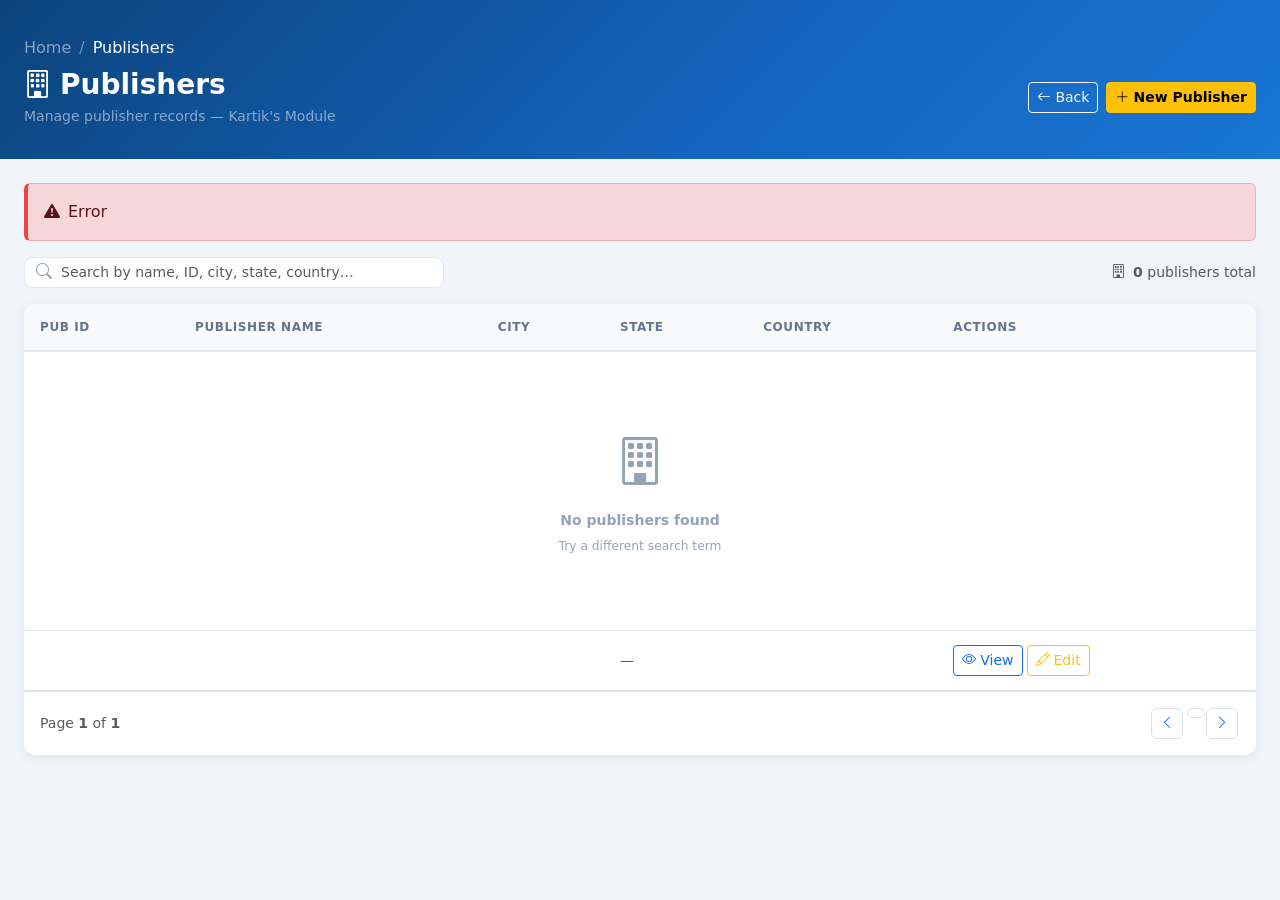
<file: bookstore-frontend/target/classes/templates/publishers/list.html>
<!DOCTYPE html>
<html xmlns:th="http://www.thymeleaf.org" lang="en">
<head>
    <meta charset="UTF-8"/>
    <meta name="viewport" content="width=device-width, initial-scale=1.0"/>
    <title th:text="${pageTitle}">Publishers</title>
    <link rel="stylesheet" href="https://cdn.jsdelivr.net/npm/bootstrap@5.3.3/dist/css/bootstrap.min.css"/>
    <link rel="stylesheet" href="https://cdn.jsdelivr.net/npm/bootstrap-icons@1.11.3/font/bootstrap-icons.min.css"/>
    <style>
        body { background: #f1f5f9; }
        .page-hero {
            background: linear-gradient(135deg, #0c447c 0%, #1565c0 60%, #1976d2 100%);
            color: white; padding: 36px 0 32px;
        }
        .table-card { background: white; border-radius: 12px; box-shadow: 0 2px 12px rgba(0,0,0,0.07); overflow: hidden; }
        .table thead th { background: #f8fafc; font-size: 12px; font-weight: 700; text-transform: uppercase; letter-spacing: .6px; color: #64748b; border-bottom: 2px solid #e2e8f0; padding: 14px 16px; }
        .table tbody td { padding: 14px 16px; vertical-align: middle; font-size: 14px; }
        .table tbody tr { transition: background 0.15s; }
        .table tbody tr:hover { background: #f0f7ff; }
        .mono { font-family: 'Courier New', monospace; font-size: 13px; color: #475569; }
        .search-box { position: relative; }
        .search-box .bi-search { position: absolute; left: 12px; top: 50%; transform: translateY(-50%); color: #94a3b8; }
        .search-box input { padding-left: 36px; border-radius: 8px; border: 1.5px solid #e2e8f0; transition: border-color .2s; }
        .search-box input:focus { border-color: #1565c0; box-shadow: 0 0 0 3px rgba(21,101,192,0.1); }
        .empty-state { padding: 60px 20px; text-align: center; color: #94a3b8; }
        .empty-state i { font-size: 48px; display: block; margin-bottom: 12px; }
        .btn-spinner { display: none; width: 14px; height: 14px; border: 2px solid rgba(255,255,255,.4); border-top-color: white; border-radius: 50%; animation: spin 0.7s linear infinite; margin-left: 6px; }
        .btn.loading .btn-spinner { display: inline-block; }
        .btn.loading .btn-text { opacity: 0.7; }
        @keyframes spin { to { transform: rotate(360deg); } }
        #tableSection { transition: opacity 0.2s; }
        #tableSection.loading { opacity: 0.45; pointer-events: none; }
        .page-link { border-radius: 6px !important; margin: 0 2px; }
        .page-item.active .page-link { background: #1565c0; border-color: #1565c0; }
        .modal-header { background: #f8fafc; border-bottom: 1.5px solid #e2e8f0; }
        .form-label { font-size: 13px; font-weight: 600; color: #374151; }
        .form-control:focus, .form-select:focus { border-color: #1565c0; box-shadow: 0 0 0 3px rgba(21,101,192,0.1); }
        .required-star { color: #ef4444; }
        .field-error { display: none; font-size: 12px; color: #ef4444; margin-top: 4px; }
        .field-error.show { display: block; }
        .form-control.invalid { border-color: #ef4444; }
        .toast-wrap { position: fixed; bottom: 24px; right: 24px; z-index: 9999; }
        .error-alert { border-left: 4px solid #ef4444; }
    </style>
</head>
<body>

<div th:replace="~{fragments/navbar :: navbar}" th:with="activePage='publishers'"></div>

<!-- Page Hero -->
<div class="page-hero">
    <div class="container-fluid px-4">
        <nav aria-label="breadcrumb" class="mb-2">
            <ol class="breadcrumb mb-0" style="--bs-breadcrumb-divider-color:rgba(255,255,255,.4)">
                <li class="breadcrumb-item"><a th:href="@{/}" class="text-white-50 text-decoration-none">Home</a></li>
                <li class="breadcrumb-item active text-white">Publishers</li>
            </ol>
        </nav>
        <div class="d-flex align-items-center justify-content-between flex-wrap gap-3">
            <div>
                <h1 class="h3 fw-bold mb-1"><i class="bi bi-building me-2"></i>Publishers</h1>
                <p class="mb-0 text-white-50 small">Manage publisher records — Kartik's Module</p>
            </div>
            <div class="d-flex gap-2">
                <a th:href="@{/}" class="btn btn-outline-light btn-sm">
                    <i class="bi bi-arrow-left me-1"></i>Back
                </a>
                <button class="btn btn-warning btn-sm fw-semibold" onclick="openCreateModal()">
                    <i class="bi bi-plus-lg me-1"></i>New Publisher
                </button>
            </div>
        </div>
    </div>
</div>

<div class="container-fluid px-4 py-4">

    <!-- Error alert (flash) -->
    <div th:if="${errorMsg}" class="alert alert-danger error-alert d-flex align-items-center gap-2 mb-3" role="alert">
        <i class="bi bi-exclamation-triangle-fill"></i>
        <span th:text="${errorMsg}">Error</span>
    </div>

    <!-- Controls Row -->
    <div class="d-flex align-items-center justify-content-between mb-3 flex-wrap gap-2">
        <div class="d-flex align-items-center gap-2 flex-grow-1" style="max-width:420px">
            <div class="search-box flex-grow-1">
                <i class="bi bi-search"></i>
                <input type="text" class="form-control form-control-sm"
                       id="searchInput"
                       placeholder="Search by name, ID, city, state, country…"
                       th:value="${search}"
                       oninput="handleSearch(this.value)"
                       autocomplete="off"/>
            </div>
            <button class="btn btn-outline-secondary btn-sm"
                    id="searchClearBtn"
                    th:style="${search != null and !search.isEmpty()} ? 'display:inline-flex' : 'display:none'"
                    style="display:none"
                    onclick="clearSearch()">
                <i class="bi bi-x-lg"></i>
            </button>
        </div>
        <span class="text-muted small" th:if="${pageMeta != null}">
            <i class="bi bi-building me-1"></i>
            <strong th:text="${pageMeta.totalElements}">0</strong> publishers total
        </span>
    </div>

    <!-- Table -->
    <div class="table-card" id="tableSection">
        <div class="table-responsive">
            <table class="table table-hover mb-0">
                <thead>
                    <tr>
                        <th>Pub ID</th>
                        <th>Publisher Name</th>
                        <th>City</th>
                        <th>State</th>
                        <th>Country</th>
                        <th>Actions</th>
                    </tr>
                </thead>
                <tbody id="publisherTableBody">
                    <tr th:if="${publishers == null or publishers.isEmpty()}">
                        <td colspan="6">
                            <div class="empty-state">
                                <i class="bi bi-building"></i>
                                <p class="fw-semibold mb-1">No publishers found</p>
                                <span class="small" th:if="${search != null and !search.isEmpty()}">Try a different search term</span>
                            </div>
                        </td>
                    </tr>
                    <tr th:each="publisher : ${publishers}" th:if="${publishers != null and !publishers.isEmpty()}">
                        <td class="mono" th:text="${publisher.pubId}"></td>
                        <td><strong th:text="${publisher.pubName}"></strong></td>
                        <td th:text="${publisher.city ?: '—'}"></td>
                        <td>
                            <span th:if="${publisher.state != null and !#strings.isEmpty(publisher.state)}"
                                  class="badge text-bg-secondary rounded-pill"
                                  th:text="${publisher.state}"></span>
                            <span th:unless="${publisher.state != null and !#strings.isEmpty(publisher.state)}" class="text-muted">—</span>
                        </td>
                        <td th:text="${publisher.country ?: '—'}"></td>
                        <td>
                            <div class="d-flex gap-1">
                                <a th:href="@{/publishers/{id}(id=${publisher.pubId})}" class="btn btn-outline-primary btn-sm">
                                    <i class="bi bi-eye me-1"></i>View
                                </a>
                                <button class="btn btn-outline-warning btn-sm"
                                        th:attr="data-pubid=${publisher.pubId},
                                                 data-pubname=${publisher.pubName},
                                                 data-city=${publisher.city},
                                                 data-state=${publisher.state},
                                                 data-country=${publisher.country}"
                                        onclick="handleEditClick(this)">
                                    <i class="bi bi-pencil me-1"></i>Edit
                                </button>
                            </div>
                        </td>
                    </tr>
                </tbody>
            </table>
        </div>

        <!-- Pagination -->
        <div class="d-flex align-items-center justify-content-between px-3 py-3 border-top"
             id="paginationRow"
             th:if="${pageMeta != null and pageMeta.totalPages > 1 and (search == null or search.isEmpty())}">
            <small class="text-muted">
                Page <strong th:text="${currentPage + 1}">1</strong> of <strong th:text="${pageMeta.totalPages}">1</strong>
            </small>
            <nav>
                <ul class="pagination pagination-sm mb-0">
                    <li class="page-item" th:classappend="${currentPage == 0} ? 'disabled'">
                        <button class="page-link" th:disabled="${currentPage == 0}"
                                th:onclick="|fetchPage(${currentPage - 1})|">
                            <i class="bi bi-chevron-left"></i>
                        </button>
                    </li>
                    <th:block th:each="i : ${#numbers.sequence(0, pageMeta.totalPages - 1)}">
                        <li class="page-item" th:classappend="${i == currentPage} ? 'active'">
                            <button class="page-link" th:text="${i + 1}"
                                    th:onclick="|fetchPage(${i})|"></button>
                        </li>
                    </th:block>
                    <li class="page-item" th:classappend="${currentPage + 1 >= pageMeta.totalPages} ? 'disabled'">
                        <button class="page-link" th:disabled="${currentPage + 1 >= pageMeta.totalPages}"
                                th:onclick="|fetchPage(${currentPage + 1})|">
                            <i class="bi bi-chevron-right"></i>
                        </button>
                    </li>
                </ul>
            </nav>
        </div>
    </div>
</div>

<div th:replace="~{fragments/footer :: footer}"></div>

<!-- CREATE MODAL -->
<div class="modal fade" id="createModal" tabindex="-1">
    <div class="modal-dialog modal-lg">
        <div class="modal-content">
            <div class="modal-header">
                <div>
                    <h5 class="modal-title fw-bold mb-0"><i class="bi bi-building-add me-2"></i>New Publisher</h5>
                    <small class="text-muted">All fields marked * are required</small>
                </div>
                <button type="button" class="btn-close" data-bs-dismiss="modal"></button>
            </div>
            <form th:action="@{/publishers/create}" method="post" id="createForm" onsubmit="return handleCreateSubmit(event)">
                <div class="modal-body">
                    <div class="row g-3">
                        <div class="col-md-4">
                            <label class="form-label">Publisher ID <span class="required-star">*</span></label>
                            <input type="text" class="form-control" name="pubId" id="c_pubId"
                                   placeholder="e.g. 0736" maxlength="4"/>
                            <div class="field-error" id="err_c_pubId">Publisher ID is required (max 4 chars)</div>
                            <div class="form-text">Up to 4 characters</div>
                        </div>
                        <div class="col-md-8">
                            <label class="form-label">Publisher Name <span class="required-star">*</span></label>
                            <input type="text" class="form-control" name="pubName" id="c_pubName"
                                   placeholder="Publisher name" maxlength="40"/>
                            <div class="field-error" id="err_c_pubName">Publisher name is required</div>
                        </div>
                        <div class="col-md-5">
                            <label class="form-label">City</label>
                            <input type="text" class="form-control" name="city" id="c_city"
                                   placeholder="City" maxlength="20"/>
                        </div>
                        <div class="col-md-3">
                            <label class="form-label">State</label>
                            <input type="text" class="form-control" name="state" id="c_state"
                                   placeholder="e.g. CA" maxlength="2"/>
                        </div>
                        <div class="col-md-4">
                            <label class="form-label">Country</label>
                            <input type="text" class="form-control" name="country" id="c_country"
                                   placeholder="e.g. USA" maxlength="30" value="USA"/>
                        </div>
                    </div>
                </div>
                <div class="modal-footer">
                    <button type="button" class="btn btn-outline-secondary" data-bs-dismiss="modal">Cancel</button>
                    <button type="submit" class="btn btn-primary d-inline-flex align-items-center" id="createSubmitBtn">
                        <span class="btn-text">Create Publisher</span>
                        <span class="btn-spinner"></span>
                    </button>
                </div>
            </form>
        </div>
    </div>
</div>

<!-- EDIT MODAL -->
<div class="modal fade" id="editModal" tabindex="-1">
    <div class="modal-dialog modal-lg">
        <div class="modal-content">
            <div class="modal-header">
                <div>
                    <h5 class="modal-title fw-bold mb-0"><i class="bi bi-pencil-square me-2"></i>Edit Publisher</h5>
                    <small class="text-muted">Publisher ID cannot be changed</small>
                </div>
                <button type="button" class="btn-close" data-bs-dismiss="modal"></button>
            </div>
            <form id="editForm" method="post" onsubmit="return handleEditSubmit(event)">
                <div class="modal-body">
                    <div class="row g-3">
                        <div class="col-md-4">
                            <label class="form-label">Publisher ID</label>
                            <input type="text" class="form-control bg-light" name="pubId" id="e_pubId" disabled/>
                            <div class="form-text">ID is locked and cannot be edited</div>
                        </div>
                        <div class="col-md-8">
                            <label class="form-label">Publisher Name <span class="required-star">*</span></label>
                            <input type="text" class="form-control" name="pubName" id="e_pubName"
                                   placeholder="Publisher name" maxlength="40"/>
                            <div class="field-error" id="err_e_pubName">Publisher name is required</div>
                        </div>
                        <div class="col-md-5">
                            <label class="form-label">City</label>
                            <input type="text" class="form-control" name="city" id="e_city"
                                   placeholder="City" maxlength="20"/>
                        </div>
                        <div class="col-md-3">
                            <label class="form-label">State</label>
                            <input type="text" class="form-control" name="state" id="e_state"
                                   placeholder="e.g. CA" maxlength="2"/>
                        </div>
                        <div class="col-md-4">
                            <label class="form-label">Country</label>
                            <input type="text" class="form-control" name="country" id="e_country"
                                   placeholder="e.g. USA" maxlength="30"/>
                        </div>
                    </div>
                </div>
                <div class="modal-footer">
                    <button type="button" class="btn btn-outline-secondary" data-bs-dismiss="modal">Cancel</button>
                    <button type="submit" class="btn btn-warning d-inline-flex align-items-center" id="editSubmitBtn">
                        <span class="btn-text">Save Changes</span>
                        <span class="btn-spinner" style="border-color:rgba(0,0,0,.2);border-top-color:#333"></span>
                    </button>
                </div>
            </form>
        </div>
    </div>
</div>

<!-- Toast -->
<div class="toast-wrap">
    <div id="successToast" class="toast align-items-center text-bg-success border-0" role="alert">
        <div class="d-flex">
            <div class="toast-body d-flex align-items-center gap-2">
                <i class="bi bi-check-circle-fill"></i>
                <span id="toastMsg">Saved!</span>
            </div>
            <button type="button" class="btn-close btn-close-white me-2 m-auto" data-bs-dismiss="toast"></button>
        </div>
    </div>
</div>

<script src="https://cdn.jsdelivr.net/npm/bootstrap@5.3.3/dist/js/bootstrap.bundle.min.js"></script>
<script>
    // ---- Current state ----
    var currentPage   = /*[[${currentPage}]]*/ 0;
    var pageSize      = /*[[${pageSize}]]*/ 8;
    var currentSearch = /*[[${search}]]*/ '';

    // ---- On load: toast from URL param ----
    window.addEventListener('load', function() {
        var params = new URLSearchParams(window.location.search);
        if (params.get('success') === 'create') showToast('Publisher created successfully!');
        if (params.get('success') === 'update') showToast('Publisher updated successfully!');
    });

    // ---- AJAX: fetch table + pagination without full reload ----
    function fetchPage(page) {
        var url = new URL(window.location.href);
        url.searchParams.set('page', page);
        url.searchParams.set('size', pageSize);
        if (currentSearch) url.searchParams.set('search', currentSearch);
        else url.searchParams.delete('search');
        _doAjax(url, page);
    }

    function _doAjax(url, newPage) {
        var section = document.getElementById('tableSection');
        section.classList.add('loading');
        fetch(url.toString(), { headers: { 'X-Requested-With': 'XMLHttpRequest' } })
            .then(function(r) { return r.text(); })
            .then(function(html) {
                var parser = new DOMParser();
                var doc = parser.parseFromString(html, 'text/html');
                var newBody = doc.getElementById('publisherTableBody');
                if (newBody) document.getElementById('publisherTableBody').innerHTML = newBody.innerHTML;
                var newPag = doc.getElementById('paginationRow');
                var oldPag = document.getElementById('paginationRow');
                if (newPag && oldPag) oldPag.outerHTML = newPag.outerHTML;
                else if (!newPag && oldPag) oldPag.style.display = 'none';
                history.pushState({}, '', url.toString());
                if (newPage !== undefined) currentPage = newPage;
                section.classList.remove('loading');
            })
            .catch(function() { section.classList.remove('loading'); });
    }

    // ---- Search: AJAX, debounced ----
    var searchTimer;
    function handleSearch(val) {
        clearTimeout(searchTimer);
        var clearBtn = document.getElementById('searchClearBtn');
        clearBtn.style.display = val ? 'inline-flex' : 'none';
        searchTimer = setTimeout(function() {
            currentSearch = val.trim();
            var url = new URL(window.location.href);
            if (currentSearch) { url.searchParams.set('search', currentSearch); url.searchParams.delete('page'); }
            else { url.searchParams.delete('search'); url.searchParams.set('page', '0'); }
            _doAjax(url, 0);
        }, 350);
    }

    function clearSearch() {
        document.getElementById('searchInput').value = '';
        document.getElementById('searchClearBtn').style.display = 'none';
        handleSearch('');
    }

    // ---- Modals ----
    var createModalEl = new bootstrap.Modal(document.getElementById('createModal'));
    var editModalEl   = new bootstrap.Modal(document.getElementById('editModal'));

    function openCreateModal() {
        clearCreateForm();
        createModalEl.show();
    }

    function handleEditClick(btn) {
        document.getElementById('e_pubId').value    = btn.dataset.pubid    || '';
        document.getElementById('e_pubName').value  = btn.dataset.pubname  || '';
        document.getElementById('e_city').value     = btn.dataset.city     || '';
        document.getElementById('e_state').value    = btn.dataset.state    || '';
        document.getElementById('e_country').value  = btn.dataset.country  || '';
        document.getElementById('editForm').action  = '/publishers/update/' + encodeURIComponent(btn.dataset.pubid);
        clearEditErrors();
        editModalEl.show();
    }

    // ---- Validation helpers ----
    function validateRequired(v) { return v.trim().length > 0; }
    function validatePubId(v)    { return v.trim().length > 0 && v.trim().length <= 4; }

    function setError(inputId, errId, show) {
        var inp = document.getElementById(inputId);
        var err = document.getElementById(errId);
        if (!inp || !err) return;
        inp.classList.toggle('is-invalid', show);
        inp.classList.toggle('invalid', show);
        err.classList.toggle('show', show);
    }

    function handleCreateSubmit(e) {
        e.preventDefault();
        var ok = true;
        var pubId = document.getElementById('c_pubId').value;
        setError('c_pubId', 'err_c_pubId', !validatePubId(pubId));
        if (!validatePubId(pubId)) ok = false;
        var pubName = document.getElementById('c_pubName').value;
        setError('c_pubName', 'err_c_pubName', !validateRequired(pubName));
        if (!validateRequired(pubName)) ok = false;
        if (!ok) return false;
        var btn = document.getElementById('createSubmitBtn');
        btn.classList.add('loading'); btn.disabled = true;
        document.getElementById('createForm').submit();
        return true;
    }

    function handleEditSubmit(e) {
        e.preventDefault();
        var ok = true;
        var pubName = document.getElementById('e_pubName').value;
        setError('e_pubName', 'err_e_pubName', !validateRequired(pubName));
        if (!validateRequired(pubName)) ok = false;
        if (!ok) return false;
        var btn = document.getElementById('editSubmitBtn');
        btn.classList.add('loading'); btn.disabled = true;
        document.getElementById('editForm').submit();
        return true;
    }

    function clearCreateForm() {
        ['c_pubId', 'c_pubName', 'c_city', 'c_state'].forEach(function(id) {
            var el = document.getElementById(id);
            if (el) { el.value = ''; el.classList.remove('is-invalid', 'invalid'); }
        });
        var country = document.getElementById('c_country');
        if (country) { country.value = 'USA'; country.classList.remove('is-invalid', 'invalid'); }
        ['err_c_pubId', 'err_c_pubName'].forEach(function(id) {
            var el = document.getElementById(id); if (el) el.classList.remove('show');
        });
    }

    function clearEditErrors() {
        ['e_pubName'].forEach(function(id) {
            var el = document.getElementById(id); if (el) el.classList.remove('is-invalid', 'invalid');
        });
        ['err_e_pubName'].forEach(function(id) {
            var el = document.getElementById(id); if (el) el.classList.remove('show');
        });
    }

    function showToast(msg) {
        document.getElementById('toastMsg').textContent = msg;
        var t = new bootstrap.Toast(document.getElementById('successToast'), { delay: 3500 });
        t.show();
    }
</script>
</body>
</html>
</file>
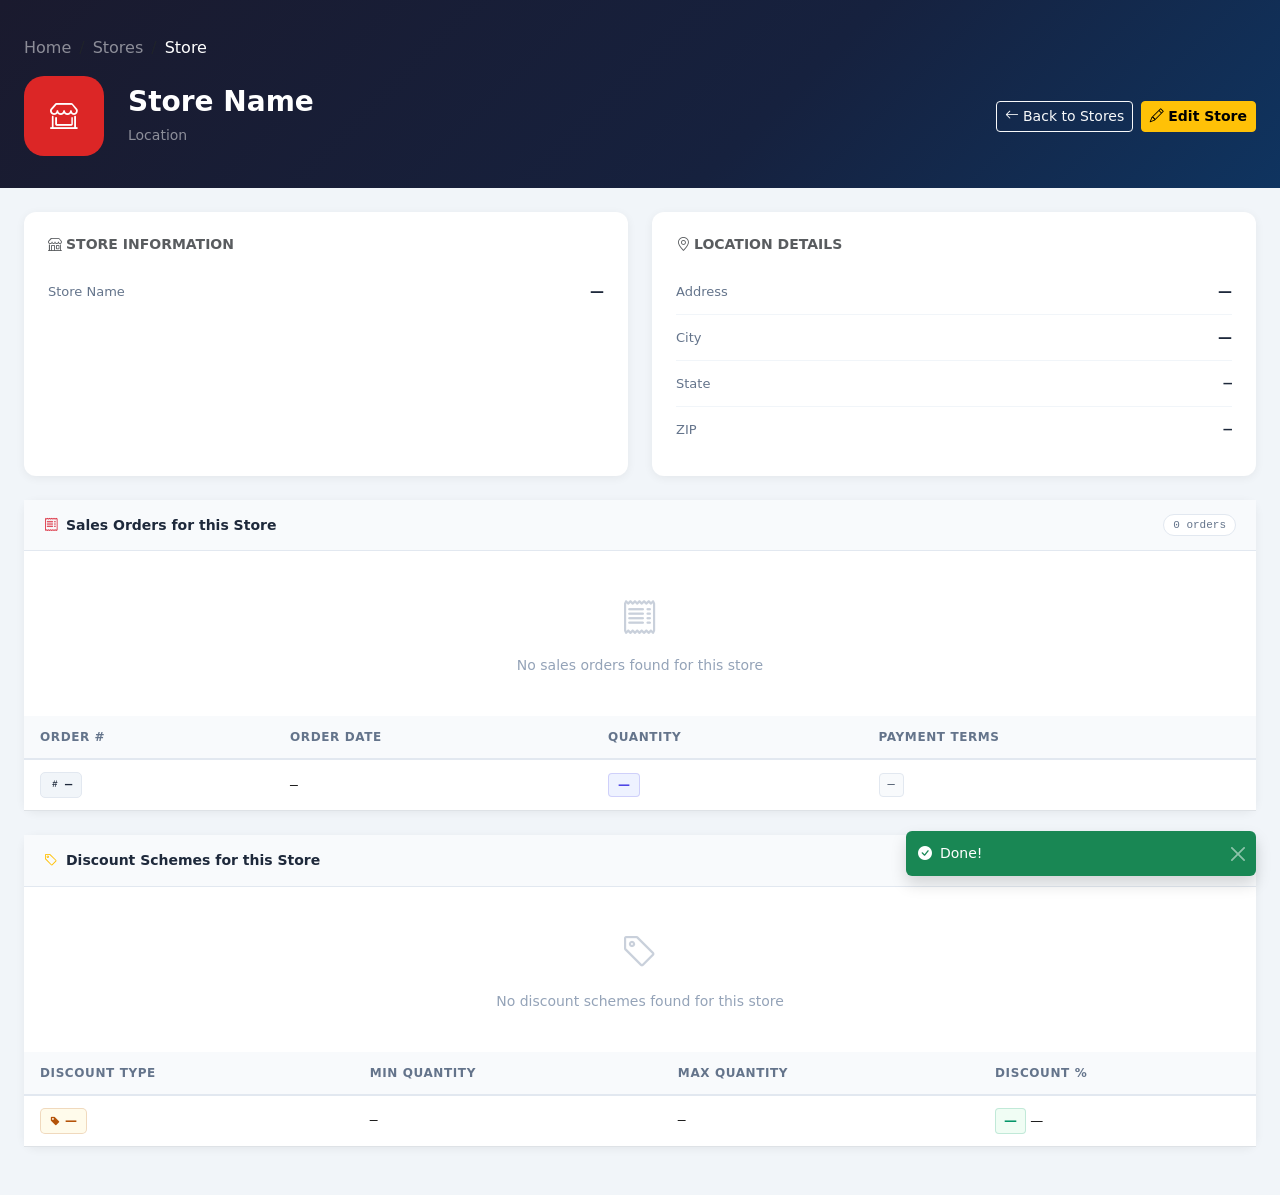
<file: bookstore-frontend/target/classes/templates/stores/detail.html>
<!DOCTYPE html>
<html xmlns:th="http://www.thymeleaf.org" lang="en">
<head>
    <meta charset="UTF-8"/>
    <meta name="viewport" content="width=device-width, initial-scale=1.0"/>
    <title th:text="${pageTitle}">Store Detail</title>
    <link rel="stylesheet" href="https://cdn.jsdelivr.net/npm/bootstrap@5.3.3/dist/css/bootstrap.min.css"/>
    <link rel="stylesheet" href="https://cdn.jsdelivr.net/npm/bootstrap-icons@1.11.3/font/bootstrap-icons.min.css"/>
    <style>
        body { background: #f1f5f9; }

        /* Hero — consistent with list page */
        .page-hero {
            background: linear-gradient(135deg, #1a1a2e 0%, #16213e 60%, #0f3460 100%);
            color: white; padding: 36px 0 32px;
        }

        /* Store avatar — rounded square like AuthorController */
        .store-avatar {
            width: 80px; height: 80px; border-radius: 20px;
            background: #dc2626; color: white;
            display: flex; align-items: center; justify-content: center;
            font-size: 28px; flex-shrink: 0;
        }

        /* Detail cards */
        .detail-card { background: white; border-radius: 12px; box-shadow: 0 2px 10px rgba(0,0,0,0.06); }
        .field-row { display: flex; justify-content: space-between; align-items: center; padding: 12px 0; border-bottom: 1px solid #f1f5f9; }
        .field-row:last-child { border-bottom: none; }
        .field-label { font-size: 13px; color: #64748b; font-weight: 500; }
        .field-value { font-size: 14px; font-weight: 600; color: #1e293b; }

        /* Tables in related sections */
        .table thead th {
            background: #f8fafc; font-size: 12px; font-weight: 700;
            text-transform: uppercase; letter-spacing: .6px; color: #64748b;
            border-bottom: 2px solid #e2e8f0; padding: 12px 16px;
        }
        .table tbody td { padding: 12px 16px; vertical-align: middle; font-size: 13px; }
        .table tbody tr:hover { background: #f8faff; }
        .mono { font-family: 'Courier New', monospace; font-size: 12px; color: #475569; }

        /* Order number badge */
        .ord-badge {
            display: inline-flex; align-items: center; gap: 5px;
            font-family: 'Courier New', monospace; font-size: 12px; font-weight: 700;
            background: #f1f5f9; color: #1e293b;
            border: 1px solid #e2e8f0; padding: 3px 9px; border-radius: 5px;
        }

        /* Discount type badge */
        .discount-type-badge {
            display: inline-flex; align-items: center; gap: 5px;
            font-size: 12px; font-weight: 600;
            background: #FFFBEB; color: #b45309;
            border: 1px solid rgba(180,83,9,0.2); padding: 3px 9px; border-radius: 5px;
        }

        /* Discount percentage highlight */
        .discount-pct {
            display: inline-block; font-weight: 700; font-size: 13px;
            color: #059669; background: #f0fdf4;
            border: 1px solid rgba(5,150,105,0.2);
            padding: 2px 8px; border-radius: 4px;
        }

        /* Qty badge */
        .qty-badge {
            display: inline-block; padding: 2px 9px;
            background: #EEF2FF; color: #4F46E5;
            border: 1px solid rgba(79,70,229,0.2);
            border-radius: 4px; font-size: 12px; font-weight: 600;
        }

        /* Pay terms badge */
        .payterms-badge {
            display: inline-block; padding: 2px 8px;
            background: #f8fafc; color: #475569;
            border: 1px solid #e2e8f0;
            border-radius: 4px; font-size: 12px; font-family: 'Courier New', monospace;
        }

        /* Empty state */
        .empty-state { padding: 40px 20px; text-align: center; color: #94a3b8; }
        .empty-state i { font-size: 36px; display: block; margin-bottom: 10px; opacity: .5; }

        /* Section header */
        .section-head {
            background: #f8fafc; padding: 14px 20px;
            border-bottom: 1.5px solid #e2e8f0;
            display: flex; align-items: center; justify-content: space-between;
        }
        .section-title { font-weight: 700; font-size: 14px; color: #1e293b; margin: 0; }
        .count-chip {
            font-size: 11px; background: white;
            border: 1px solid #e2e8f0; padding: 2px 9px;
            border-radius: 20px; color: #64748b;
            font-family: 'Courier New', monospace;
        }

        /* Edit modal */
        .modal-header { background: #f8fafc; border-bottom: 1.5px solid #e2e8f0; }
        .form-label { font-size: 13px; font-weight: 600; color: #374151; }
        .form-control:focus { border-color: #dc2626; box-shadow: 0 0 0 3px rgba(220,38,38,0.1); }
        .required-star { color: #ef4444; }
        .field-error { display: none; font-size: 12px; color: #ef4444; margin-top: 4px; }
        .field-error.show { display: block; }
        .form-control.invalid { border-color: #ef4444 !important; }

        /* Toast */
        .toast-wrap { position: fixed; bottom: 24px; right: 24px; z-index: 9999; }

        /* Spinner */
        .btn-spinner { display: none; width: 14px; height: 14px; border: 2px solid rgba(0,0,0,.2); border-top-color: #333; border-radius: 50%; animation: spin 0.7s linear infinite; margin-left: 6px; }
        .btn.loading .btn-spinner { display: inline-block; }
        .btn.loading .btn-text { opacity: 0.7; }
        @keyframes spin { to { transform: rotate(360deg); } }
    </style>
</head>
<body>

<div th:replace="~{fragments/navbar :: navbar}" th:with="activePage='stores'"></div>

<!-- Page Hero -->
<div class="page-hero">
    <div class="container-fluid px-4">
        <nav aria-label="breadcrumb" class="mb-3">
            <ol class="breadcrumb mb-0">
                <li class="breadcrumb-item"><a th:href="@{/}" class="text-white-50 text-decoration-none">Home</a></li>
                <li class="breadcrumb-item"><a th:href="@{/stores}" class="text-white-50 text-decoration-none">Stores</a></li>
                <li class="breadcrumb-item active text-white" th:text="${store.storName}">Store</li>
            </ol>
        </nav>
        <div class="d-flex align-items-center gap-4 flex-wrap">
            <!-- Icon avatar — store icon, not an ID character -->
            <div class="store-avatar">
                <i class="bi bi-shop-window"></i>
            </div>
            <div>
                <h1 class="h3 fw-bold mb-1" th:text="${store.storName}">Store Name</h1>
                <!-- Show city + state as subtitle — meaningful to the user -->
                <span class="text-white-50 small"
                      th:text="${(store.city ?: '') + (store.state != null ? ', ' + store.state : '')}">
                    Location
                </span>
            </div>
            <div class="ms-auto d-flex gap-2">
                <a th:href="@{/stores}" class="btn btn-outline-light btn-sm">
                    <i class="bi bi-arrow-left me-1"></i>Back to Stores
                </a>
                <button class="btn btn-warning btn-sm fw-semibold" onclick="openEditModal()">
                    <i class="bi bi-pencil me-1"></i>Edit Store
                </button>
            </div>
        </div>
    </div>
</div>

<div class="container-fluid px-4 py-4">

    <!-- Toast success from redirect -->
    <div th:if="${param.success != null}" style="display:none" id="successTrigger"
         th:attr="data-msg=${param.success[0] == 'update' ? 'Store updated successfully!' : 'Done!'}"></div>

    <!-- ── Store Info + Location cards ────────────────────────────────── -->
    <div class="row g-4 mb-4">
        <div class="col-md-6">
            <div class="detail-card p-4 h-100">
                <h6 class="fw-bold text-muted text-uppercase small mb-3">
                    <i class="bi bi-shop me-1"></i>Store Information
                </h6>
                <div class="field-row">
                    <span class="field-label">Store Name</span>
                    <span class="field-value" th:text="${store.storName ?: '—'}">—</span>
                </div>
                <!-- Note: storId purposely not displayed — internal DB key, not meaningful to user -->
            </div>
        </div>
        <div class="col-md-6">
            <div class="detail-card p-4 h-100">
                <h6 class="fw-bold text-muted text-uppercase small mb-3">
                    <i class="bi bi-geo-alt me-1"></i>Location Details
                </h6>
                <div class="field-row">
                    <span class="field-label">Address</span>
                    <span class="field-value" th:text="${store.storAddress ?: '—'}">—</span>
                </div>
                <div class="field-row">
                    <span class="field-label">City</span>
                    <span class="field-value" th:text="${store.city ?: '—'}">—</span>
                </div>
                <div class="field-row">
                    <span class="field-label">State</span>
                    <span class="field-value font-monospace" th:text="${store.state ?: '—'}">—</span>
                </div>
                <div class="field-row">
                    <span class="field-label">ZIP</span>
                    <span class="field-value font-monospace" th:text="${store.zip ?: '—'}">—</span>
                </div>
            </div>
        </div>
    </div>

    <!-- ── Sales Orders section ────────────────────────────────────────── -->
    <div class="detail-card mb-4">
        <div class="section-head">
            <h6 class="section-title">
                <i class="bi bi-receipt me-2 text-danger"></i>Sales Orders for this Store
            </h6>
            <span class="count-chip"
                  th:text="${sales != null ? sales.size() : 0} + ' orders'">
                0 orders
            </span>
        </div>

        <!-- Empty state -->
        <div th:if="${sales == null or sales.isEmpty()}" class="empty-state">
            <i class="bi bi-receipt"></i>
            <p class="mb-0 small">No sales orders found for this store</p>
        </div>

        <!-- Sales table — shows order reference, date, qty, pay terms. storId/titleId hidden per projection. -->
        <div class="table-responsive" th:if="${sales != null and !sales.isEmpty()}">
            <table class="table table-hover mb-0">
                <thead>
                    <tr>
                        <th>Order #</th>
                        <th>Order Date</th>
                        <th>Quantity</th>
                        <th>Payment Terms</th>
                    </tr>
                </thead>
                <tbody>
                    <tr th:each="sale : ${sales}">
                        <td>
                            <span class="ord-badge">
                                <i class="bi bi-hash" style="font-size:10px"></i>
                                <span th:text="${sale.ordNum}">—</span>
                            </span>
                        </td>
                        <td class="mono" th:text="${sale.ordDate ?: '—'}">—</td>
                        <td>
                            <span class="qty-badge" th:text="${sale.qty ?: '—'}">—</span>
                        </td>
                        <td>
                            <span class="payterms-badge" th:text="${sale.payterms ?: '—'}">—</span>
                        </td>
                    </tr>
                </tbody>
            </table>
        </div>
    </div>

    <!-- ── Discounts section ───────────────────────────────────────────── -->
    <div class="detail-card mb-4">
        <div class="section-head">
            <h6 class="section-title">
                <i class="bi bi-tag me-2 text-warning"></i>Discount Schemes for this Store
            </h6>
            <span class="count-chip"
                  th:text="${discounts != null ? discounts.size() : 0} + ' schemes'">
                0 schemes
            </span>
        </div>

        <!-- Empty state -->
        <div th:if="${discounts == null or discounts.isEmpty()}" class="empty-state">
            <i class="bi bi-tag"></i>
            <p class="mb-0 small">No discount schemes found for this store</p>
        </div>

        <!-- Discounts table — shows type, qty range, discount %.  storId (FK) hidden per projection. -->
        <div class="table-responsive" th:if="${discounts != null and !discounts.isEmpty()}">
            <table class="table table-hover mb-0">
                <thead>
                    <tr>
                        <th>Discount Type</th>
                        <th>Min Quantity</th>
                        <th>Max Quantity</th>
                        <th>Discount %</th>
                    </tr>
                </thead>
                <tbody>
                    <tr th:each="d : ${discounts}">
                        <td>
                            <span class="discount-type-badge">
                                <i class="bi bi-tag-fill" style="font-size:10px"></i>
                                <span th:text="${d.discounttype}">—</span>
                            </span>
                        </td>
                        <td class="mono" th:text="${d.lowqty != null ? d.lowqty : '—'}">—</td>
                        <td class="mono" th:text="${d.highqty != null ? d.highqty : '—'}">—</td>
                        <td>
                            <span class="discount-pct" th:if="${d.discount != null}"
                                  th:text="${d.discount} + '%'">—</span>
                            <span th:unless="${d.discount != null}">—</span>
                        </td>
                    </tr>
                </tbody>
            </table>
        </div>
    </div>

</div>

<div th:replace="~{fragments/footer :: footer}"></div>

<!-- ══ EDIT MODAL ══ -->
<div class="modal fade" id="editModal" tabindex="-1">
    <div class="modal-dialog modal-lg">
        <div class="modal-content">
            <div class="modal-header">
                <div>
                    <h5 class="modal-title fw-bold mb-0">
                        <i class="bi bi-pencil-square me-2 text-warning"></i>Edit Store
                    </h5>
                    <small class="text-muted">Update store information</small>
                </div>
                <button type="button" class="btn-close" data-bs-dismiss="modal"></button>
            </div>
            <form th:action="@{/stores/update/{id}(id=${store.storId})}" method="post"
                  id="editForm" onsubmit="return handleEditSubmit(event)">
                <div class="modal-body">
                    <div class="row g-3">
                        <div class="col-12">
                            <label class="form-label">Store Name <span class="required-star">*</span></label>
                            <input type="text" class="form-control" name="storName" id="e_storName"
                                   th:value="${store.storName}" maxlength="40"/>
                            <div class="field-error" id="err_e_storName">Store name is required</div>
                        </div>
                        <div class="col-12">
                            <label class="form-label">Address</label>
                            <input type="text" class="form-control" name="storAddress" id="e_storAddress"
                                   th:value="${store.storAddress}" maxlength="40"/>
                        </div>
                        <div class="col-md-5">
                            <label class="form-label">City</label>
                            <input type="text" class="form-control" name="city" id="e_city"
                                   th:value="${store.city}" maxlength="20"/>
                        </div>
                        <div class="col-md-4">
                            <label class="form-label">State <span class="required-star">*</span></label>
                            <input type="text" class="form-control" name="state" id="e_state"
                                   th:value="${store.state}" maxlength="2"/>
                            <div class="field-error" id="err_e_state">State required (2 characters)</div>
                        </div>
                        <div class="col-md-3">
                            <label class="form-label">ZIP</label>
                            <input type="text" class="form-control" name="zip" id="e_zip"
                                   th:value="${store.zip}" maxlength="5"/>
                            <div class="field-error" id="err_e_zip">ZIP must be 5 digits</div>
                        </div>
                    </div>
                </div>
                <div class="modal-footer">
                    <button type="button" class="btn btn-outline-secondary" data-bs-dismiss="modal">Cancel</button>
                    <button type="submit" class="btn btn-warning d-inline-flex align-items-center" id="editSubmitBtn">
                        <span class="btn-text">Save Changes</span>
                        <span class="btn-spinner"></span>
                    </button>
                </div>
            </form>
        </div>
    </div>
</div>

<!-- Toast -->
<div class="toast-wrap">
    <div id="successToast" class="toast align-items-center text-bg-success border-0" role="alert">
        <div class="d-flex">
            <div class="toast-body d-flex align-items-center gap-2">
                <i class="bi bi-check-circle-fill"></i>
                <span id="toastMsg">Saved!</span>
            </div>
            <button type="button" class="btn-close btn-close-white me-2 m-auto" data-bs-dismiss="toast"></button>
        </div>
    </div>
</div>

<script src="https://cdn.jsdelivr.net/npm/bootstrap@5.3.3/dist/js/bootstrap.bundle.min.js"></script>
<script>
    // Show toast if redirected with success param
    window.addEventListener('load', function() {
        var trigger = document.getElementById('successTrigger');
        if (trigger) { showToast(trigger.dataset.msg || 'Done!'); }
    });

    var editModalEl = new bootstrap.Modal(document.getElementById('editModal'));

    function openEditModal() { editModalEl.show(); }

    // Validation
    function validateRequired(v) { return v.trim().length > 0; }
    function validateState(v)    { return /^[A-Za-z]{2}$/.test(v.trim()); }
    function validateZip(v)      { return v.trim() === '' || /^[0-9]{5}$/.test(v.trim()); }

    function setError(inputId, errId, show) {
        var inp = document.getElementById(inputId);
        var err = document.getElementById(errId);
        if (!inp || !err) return;
        inp.classList.toggle('is-invalid', show);
        inp.classList.toggle('invalid', show);
        err.classList.toggle('show', show);
    }

    function handleEditSubmit(e) {
        e.preventDefault();
        var ok = true;
        var storName = document.getElementById('e_storName').value;
        var state    = document.getElementById('e_state').value;
        var zip      = document.getElementById('e_zip').value;

        setError('e_storName', 'err_e_storName', !validateRequired(storName)); if (!validateRequired(storName)) ok = false;
        setError('e_state',    'err_e_state',    !validateState(state));      if (!validateState(state)) ok = false;
        setError('e_zip',      'err_e_zip',      !validateZip(zip));          if (!validateZip(zip)) ok = false;

        if (!ok) return false;
        var btn = document.getElementById('editSubmitBtn');
        btn.classList.add('loading'); btn.disabled = true;
        document.getElementById('editForm').submit();
        return true;
    }

    function showToast(msg) {
        document.getElementById('toastMsg').textContent = msg;
        var t = new bootstrap.Toast(document.getElementById('successToast'), { delay: 3500 });
        t.show();
    }
</script>
</body>
</html>
</file>
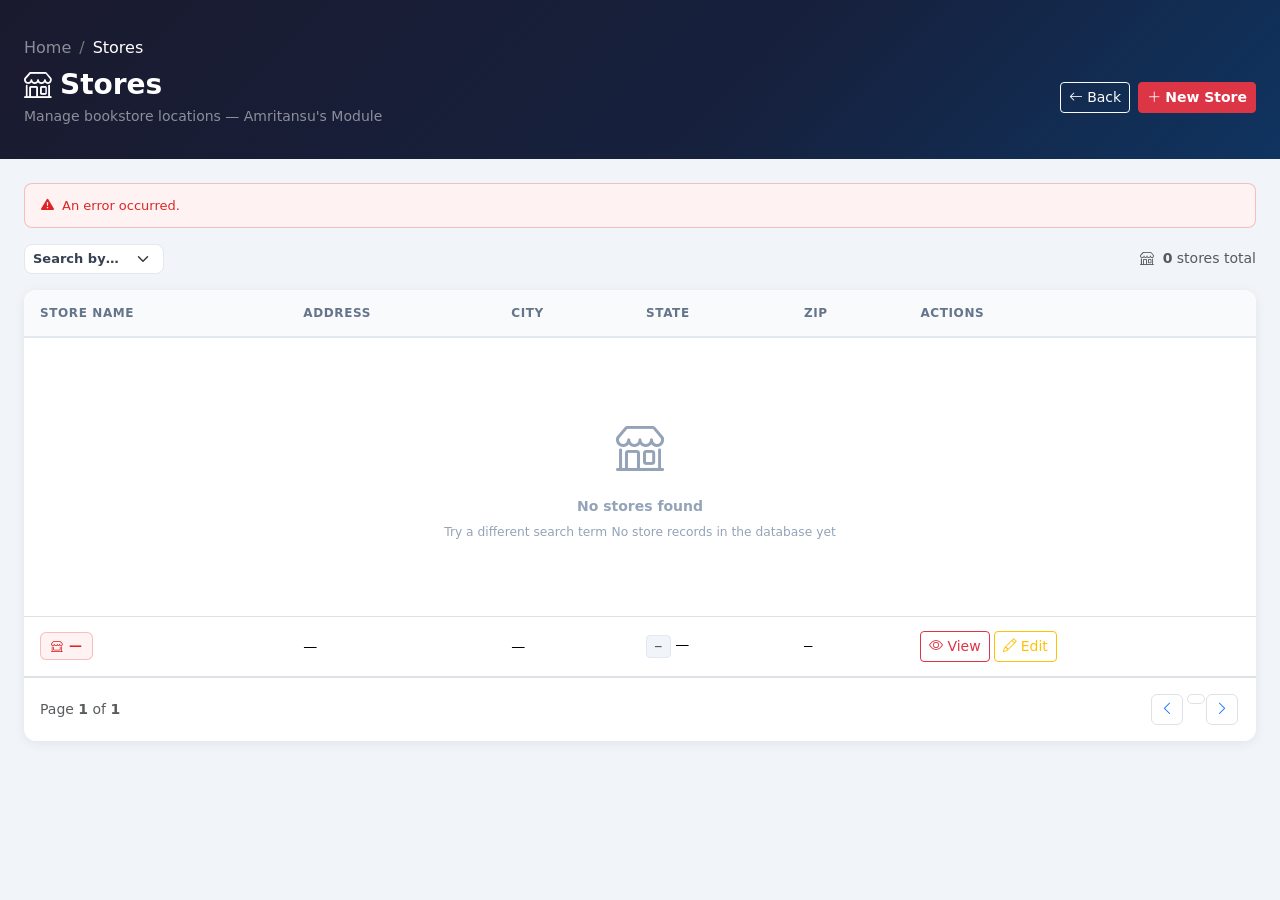
<file: bookstore-frontend/target/classes/templates/stores/list.html>
<!DOCTYPE html>
<html xmlns:th="http://www.thymeleaf.org" lang="en">
<head>
    <meta charset="UTF-8"/>
    <meta name="viewport" content="width=device-width, initial-scale=1.0"/>
    <title th:text="${pageTitle}">Stores</title>
    <link rel="stylesheet" href="https://cdn.jsdelivr.net/npm/bootstrap@5.3.3/dist/css/bootstrap.min.css"/>
    <link rel="stylesheet" href="https://cdn.jsdelivr.net/npm/bootstrap-icons@1.11.3/font/bootstrap-icons.min.css"/>
    <style>
        body { background: #f1f5f9; }

        /* Hero bar — same dark gradient as Authors module */
        .page-hero {
            background: linear-gradient(135deg, #1a1a2e 0%, #16213e 60%, #0f3460 100%);
            color: white; padding: 36px 0 32px;
        }

        /* Table card */
        .table-card {
            background: white; border-radius: 12px;
            box-shadow: 0 2px 12px rgba(0,0,0,0.07); overflow: hidden;
        }
        .table thead th {
            background: #f8fafc; font-size: 12px; font-weight: 700;
            text-transform: uppercase; letter-spacing: .6px; color: #64748b;
            border-bottom: 2px solid #e2e8f0; padding: 14px 16px;
        }
        .table tbody td { padding: 14px 16px; vertical-align: middle; font-size: 14px; }
        .table tbody tr { transition: background 0.15s; }
        .table tbody tr:hover { background: #f8faff; }
        .mono { font-family: 'Courier New', monospace; font-size: 13px; color: #475569; }

        /* Search */
        .search-box { position: relative; }
        .search-box .bi-search { position: absolute; left: 12px; top: 50%; transform: translateY(-50%); color: #94a3b8; }
        .search-box input { padding-left: 36px; border-radius: 8px; border: 1.5px solid #e2e8f0; transition: border-color .2s; }
        .search-box input:focus { border-color: #dc2626; box-shadow: 0 0 0 3px rgba(220,38,38,0.1); outline: none; }

        /* Store name pill */
        .store-name-pill {
            display: inline-flex; align-items: center; gap: 6px;
            background: #FEF2F2; color: #dc2626;
            border: 1px solid rgba(220,38,38,0.25);
            padding: 3px 10px; border-radius: 6px;
            font-size: 13px; font-weight: 600;
        }

        /* State badge */
        .state-badge {
            display: inline-block; padding: 2px 8px;
            background: #f1f5f9; color: #475569;
            border: 1px solid #e2e8f0; border-radius: 4px;
            font-size: 11px; font-weight: 600; font-family: 'Courier New', monospace;
        }

        /* Empty state */
        .empty-state { padding: 60px 20px; text-align: center; color: #94a3b8; }
        .empty-state i { font-size: 48px; display: block; margin-bottom: 12px; }

        /* Spinner on button */
        .btn-spinner { display: none; width: 14px; height: 14px; border: 2px solid rgba(255,255,255,.4); border-top-color: white; border-radius: 50%; animation: spin 0.7s linear infinite; margin-left: 6px; }
        .btn.loading .btn-spinner { display: inline-block; }
        .btn.loading .btn-text { opacity: 0.7; }
        @keyframes spin { to { transform: rotate(360deg); } }

        /* AJAX table fade */
        #tableSection { transition: opacity 0.2s; }
        #tableSection.loading { opacity: 0.45; pointer-events: none; }

        /* Pagination */
        .page-link { border-radius: 6px !important; margin: 0 2px; }
        .page-item.active .page-link { background: #dc2626; border-color: #dc2626; }
        .page-link:focus { box-shadow: 0 0 0 3px rgba(220,38,38,0.15); }

        /* Modal */
        .modal-header { background: #f8fafc; border-bottom: 1.5px solid #e2e8f0; }
        .form-label { font-size: 13px; font-weight: 600; color: #374151; }
        .form-control:focus, .form-select:focus { border-color: #dc2626; box-shadow: 0 0 0 3px rgba(220,38,38,0.1); }
        .required-star { color: #ef4444; }
        .field-error { display: none; font-size: 12px; color: #ef4444; margin-top: 4px; }
        .field-error.show { display: block; }
        .form-control.invalid { border-color: #ef4444 !important; }

        /* Toast */
        .toast-wrap { position: fixed; bottom: 24px; right: 24px; z-index: 9999; }

        /* Error banner */
        .error-banner {
            background: #fef2f2; border: 1px solid rgba(220,38,38,0.25);
            color: #dc2626; padding: 12px 16px; border-radius: 8px;
            margin-bottom: 1rem; font-size: 13px; display: flex; align-items: center; gap: 8px;
        }
    </style>
</head>
<body>

<div th:replace="~{fragments/navbar :: navbar}" th:with="activePage='stores'"></div>

<!-- Page Hero -->
<div class="page-hero">
    <div class="container-fluid px-4">
        <nav aria-label="breadcrumb" class="mb-2">
            <ol class="breadcrumb mb-0" style="--bs-breadcrumb-divider-color:rgba(255,255,255,.4)">
                <li class="breadcrumb-item"><a th:href="@{/}" class="text-white-50 text-decoration-none">Home</a></li>
                <li class="breadcrumb-item active text-white">Stores</li>
            </ol>
        </nav>
        <div class="d-flex align-items-center justify-content-between flex-wrap gap-3">
            <div>
                <h1 class="h3 fw-bold mb-1">
                    <i class="bi bi-shop me-2"></i>Stores
                </h1>
                <p class="mb-0 text-white-50 small">Manage bookstore locations — Amritansu's Module</p>
            </div>
            <div class="d-flex gap-2">
                <a th:href="@{/}" class="btn btn-outline-light btn-sm">
                    <i class="bi bi-arrow-left me-1"></i>Back
                </a>
                <button class="btn btn-danger btn-sm fw-semibold" onclick="openCreateModal()">
                    <i class="bi bi-plus-lg me-1"></i>New Store
                </button>
            </div>
        </div>
    </div>
</div>

<div class="container-fluid px-4 py-4">

    <!-- Error banner (from redirect flash) -->
    <div class="error-banner" th:if="${errorMsg != null}">
        <i class="bi bi-exclamation-triangle-fill"></i>
        <span th:text="${errorMsg}">An error occurred.</span>
    </div>

    <!-- Controls Row -->
    <div class="d-flex align-items-center justify-content-between mb-3 flex-wrap gap-2">
        <div class="d-flex align-items-center gap-2">
            <!-- Field selector -->
            <select class="form-select form-select-sm" id="searchField"
                    onchange="onFieldChange()"
                    style="width:140px; border-radius:8px; border:1.5px solid #e2e8f0; font-size:13px; font-weight:600; color:#374151;">
                <option value="">Search by…</option>
                <option value="storName">Store Name</option>
                <option value="city">City</option>
                <option value="state">State</option>
                <option value="zip">ZIP</option>
            </select>
            <!-- Value input — shown only when a field is selected -->
            <div class="search-box" id="searchInputWrap" style="display:none; min-width:220px">
                <i class="bi bi-search"></i>
                <input type="text" class="form-control form-control-sm"
                       id="searchInput"
                       placeholder="Enter value…"
                       oninput="handleSearch(this.value)"
                       autocomplete="off"/>
            </div>
            <button class="btn btn-outline-secondary btn-sm" id="searchClearBtn"
                    style="display:none" onclick="clearSearch()">
                <i class="bi bi-x-lg"></i> Clear
            </button>
        </div>
        <span class="text-muted small" th:if="${pageMeta != null}">
            <i class="bi bi-shop me-1"></i>
            <strong th:text="${pageMeta.totalElements}">0</strong> stores total
        </span>
    </div>

    <!-- Table -->
    <div class="table-card" id="tableSection">
        <div class="table-responsive">
            <table class="table table-hover mb-0">
                <thead>
                    <tr>
                        <th>Store Name</th>
                        <th>Address</th>
                        <th>City</th>
                        <th>State</th>
                        <th>ZIP</th>
                        <th>Actions</th>
                    </tr>
                </thead>
                <tbody id="storeTableBody">
                    <tr th:if="${stores == null or stores.isEmpty()}">
                        <td colspan="6">
                            <div class="empty-state">
                                <i class="bi bi-shop"></i>
                                <p class="fw-semibold mb-1">No stores found</p>
                                <span class="small" th:if="${search != null and !search.isEmpty()}">Try a different search term</span>
                                <span class="small" th:unless="${search != null and !search.isEmpty()}">No store records in the database yet</span>
                            </div>
                        </td>
                    </tr>
                    <tr th:each="store : ${stores}" th:if="${stores != null and !stores.isEmpty()}">
                        <!-- Store name as styled pill — primary identifier for user -->
                        <td>
                            <span class="store-name-pill">
                                <i class="bi bi-shop-window" style="font-size:12px"></i>
                                <span th:text="${store.storName}">—</span>
                            </span>
                        </td>
                        <td th:text="${store.storAddress ?: '—'}">—</td>
                        <td th:text="${store.city ?: '—'}">—</td>
                        <td>
                            <span class="state-badge" th:if="${store.state != null}" th:text="${store.state}">—</span>
                            <span th:unless="${store.state != null}">—</span>
                        </td>
                        <td class="mono" th:text="${store.zip ?: '—'}">—</td>
                        <td>
                            <div class="d-flex gap-1">
                                <!-- View button uses storId for routing, but user sees store name, not the ID -->
                                <a th:href="@{/stores/{id}(id=${store.storId})}"
                                   class="btn btn-outline-danger btn-sm">
                                    <i class="bi bi-eye me-1"></i>View
                                </a>
                                <button class="btn btn-outline-warning btn-sm"
                                        th:attr="data-storid=${store.storId},
                                                 data-storname=${store.storName},
                                                 data-storaddress=${store.storAddress},
                                                 data-city=${store.city},
                                                 data-state=${store.state},
                                                 data-zip=${store.zip}"
                                        onclick="handleEditClick(this)">
                                    <i class="bi bi-pencil me-1"></i>Edit
                                </button>
                            </div>
                        </td>
                    </tr>
                </tbody>
            </table>
        </div>

        <!-- Pagination -->
        <div class="d-flex align-items-center justify-content-between px-3 py-3 border-top"
             id="paginationRow"
             th:if="${pageMeta != null and pageMeta.totalPages > 1 and (search == null or search.isEmpty())}">
            <small class="text-muted">
                Page <strong th:text="${currentPage + 1}">1</strong> of <strong th:text="${pageMeta.totalPages}">1</strong>
            </small>
            <nav>
                <ul class="pagination pagination-sm mb-0">
                    <li class="page-item" th:classappend="${currentPage == 0} ? 'disabled'">
                        <button class="page-link" th:disabled="${currentPage == 0}"
                                th:onclick="|fetchPage(${currentPage - 1})|">
                            <i class="bi bi-chevron-left"></i>
                        </button>
                    </li>
                    <th:block th:each="i : ${#numbers.sequence(0, pageMeta.totalPages - 1)}">
                        <li class="page-item" th:classappend="${i == currentPage} ? 'active'">
                            <button class="page-link" th:text="${i + 1}"
                                    th:onclick="|fetchPage(${i})|"></button>
                        </li>
                    </th:block>
                    <li class="page-item" th:classappend="${currentPage + 1 >= pageMeta.totalPages} ? 'disabled'">
                        <button class="page-link" th:disabled="${currentPage + 1 >= pageMeta.totalPages}"
                                th:onclick="|fetchPage(${currentPage + 1})|">
                            <i class="bi bi-chevron-right"></i>
                        </button>
                    </li>
                </ul>
            </nav>
        </div>
    </div>
</div>

<div th:replace="~{fragments/footer :: footer}"></div>

<!-- ══ CREATE MODAL ══ -->
<div class="modal fade" id="createModal" tabindex="-1">
    <div class="modal-dialog modal-lg">
        <div class="modal-content">
            <div class="modal-header">
                <div>
                    <h5 class="modal-title fw-bold mb-0">
                        <i class="bi bi-shop-window me-2 text-danger"></i>New Store
                    </h5>
                    <small class="text-muted">Fields marked * are required</small>
                </div>
                <button type="button" class="btn-close" data-bs-dismiss="modal"></button>
            </div>
            <form th:action="@{/stores/create}" method="post" id="createForm" onsubmit="return handleCreateSubmit(event)">
                <div class="modal-body">
                    <div class="row g-3">
                        <!-- storId shown in form only because it's the PK needed for backend, but labeled clearly -->
                        <div class="col-12">
                            <label class="form-label">Store ID <span class="required-star">*</span></label>
                            <input type="text" class="form-control" name="storId" id="c_storId"
                                   placeholder="e.g. 6380" maxlength="4"/>
                            <div class="field-error" id="err_c_storId">Store ID must be 1–4 digits only (e.g. 2322)</div>
                            <div class="form-text text-muted">Numeric code, max 4 digits — e.g. 2322</div>
                        </div>
                        <div class="col-12">
                            <label class="form-label">Store Name <span class="required-star">*</span></label>
                            <input type="text" class="form-control" name="storName" id="c_storName"
                                   placeholder="e.g. Eric the Read Books" maxlength="40"/>
                            <div class="field-error" id="err_c_storName">Store name is required</div>
                        </div>
                        <div class="col-12">
                            <label class="form-label">Address</label>
                            <input type="text" class="form-control" name="storAddress" id="c_storAddress"
                                   placeholder="Street address" maxlength="40"/>
                        </div>
                        <div class="col-md-5">
                            <label class="form-label">City</label>
                            <input type="text" class="form-control" name="city" id="c_city"
                                   placeholder="City" maxlength="20"/>
                        </div>
                        <div class="col-md-4">
                            <label class="form-label">State <span class="required-star">*</span></label>
                            <input type="text" class="form-control" name="state" id="c_state"
                                   placeholder="e.g. WA" maxlength="2"/>
                            <div class="field-error" id="err_c_state">State is required (2 characters)</div>
                        </div>
                        <div class="col-md-3">
                            <label class="form-label">ZIP</label>
                            <input type="text" class="form-control" name="zip" id="c_zip"
                                   placeholder="e.g. 98056" maxlength="5"/>
                            <div class="field-error" id="err_c_zip">ZIP must be 5 digits</div>
                        </div>
                    </div>
                </div>
                <div class="modal-footer">
                    <button type="button" class="btn btn-outline-secondary" data-bs-dismiss="modal">Cancel</button>
                    <button type="submit" class="btn btn-danger d-inline-flex align-items-center" id="createSubmitBtn">
                        <span class="btn-text">Create Store</span>
                        <span class="btn-spinner"></span>
                    </button>
                </div>
            </form>
        </div>
    </div>
</div>

<!-- ══ EDIT MODAL ══ -->
<div class="modal fade" id="editModal" tabindex="-1">
    <div class="modal-dialog modal-lg">
        <div class="modal-content">
            <div class="modal-header">
                <div>
                    <h5 class="modal-title fw-bold mb-0">
                        <i class="bi bi-pencil-square me-2 text-warning"></i>Edit Store
                    </h5>
                    <small class="text-muted">Store ID cannot be changed</small>
                </div>
                <button type="button" class="btn-close" data-bs-dismiss="modal"></button>
            </div>
            <form id="editForm" method="post" onsubmit="return handleEditSubmit(event)">
                <div class="modal-body">
                    <div class="row g-3">
                        <div class="col-12">
                            <label class="form-label">Store Name <span class="required-star">*</span></label>
                            <input type="text" class="form-control" name="storName" id="e_storName"
                                   placeholder="Store name" maxlength="40"/>
                            <div class="field-error" id="err_e_storName">Store name is required</div>
                        </div>
                        <div class="col-12">
                            <label class="form-label">Address</label>
                            <input type="text" class="form-control" name="storAddress" id="e_storAddress"
                                   placeholder="Street address" maxlength="40"/>
                        </div>
                        <div class="col-md-5">
                            <label class="form-label">City</label>
                            <input type="text" class="form-control" name="city" id="e_city"
                                   placeholder="City" maxlength="20"/>
                        </div>
                        <div class="col-md-4">
                            <label class="form-label">State <span class="required-star">*</span></label>
                            <input type="text" class="form-control" name="state" id="e_state"
                                   placeholder="e.g. WA" maxlength="2"/>
                            <div class="field-error" id="err_e_state">State is required (2 characters)</div>
                        </div>
                        <div class="col-md-3">
                            <label class="form-label">ZIP</label>
                            <input type="text" class="form-control" name="zip" id="e_zip"
                                   placeholder="e.g. 98056" maxlength="5"/>
                            <div class="field-error" id="err_e_zip">ZIP must be 5 digits</div>
                        </div>
                    </div>
                </div>
                <div class="modal-footer">
                    <button type="button" class="btn btn-outline-secondary" data-bs-dismiss="modal">Cancel</button>
                    <button type="submit" class="btn btn-warning d-inline-flex align-items-center" id="editSubmitBtn">
                        <span class="btn-text">Save Changes</span>
                        <span class="btn-spinner" style="border-color:rgba(0,0,0,.2);border-top-color:#333"></span>
                    </button>
                </div>
            </form>
        </div>
    </div>
</div>

<!-- Toast -->
<div class="toast-wrap">
    <div id="successToast" class="toast align-items-center text-bg-success border-0" role="alert">
        <div class="d-flex">
            <div class="toast-body d-flex align-items-center gap-2">
                <i class="bi bi-check-circle-fill"></i>
                <span id="toastMsg">Saved!</span>
            </div>
            <button type="button" class="btn-close btn-close-white me-2 m-auto" data-bs-dismiss="toast"></button>
        </div>
    </div>
</div>

<script src="https://cdn.jsdelivr.net/npm/bootstrap@5.3.3/dist/js/bootstrap.bundle.min.js"></script>
<script>
    var currentPage   = /*[[${currentPage}]]*/ 0;
    var pageSize      = /*[[${pageSize}]]*/ 8;
    var currentSearch = /*[[${search}]]*/ '';

    // ── Toast from redirect params ──────────────────────────────────────────
    window.addEventListener('load', function() {
        var params = new URLSearchParams(window.location.search);
        if (params.get('success') === 'create') showToast('Store created successfully!');
        if (params.get('success') === 'update') showToast('Store updated successfully!');
    });

    // ── AJAX pagination ─────────────────────────────────────────────────────
    function fetchPage(page) {
        var url = new URL(window.location.href);
        url.searchParams.set('page', page);
        url.searchParams.set('size', pageSize);
        if (currentSearch) url.searchParams.set('search', currentSearch);
        else url.searchParams.delete('search');
        _doAjax(url, page);
    }

    function _doAjax(url, newPage) {
        var section = document.getElementById('tableSection');
        section.classList.add('loading');
        fetch(url.toString(), { headers: { 'X-Requested-With': 'XMLHttpRequest' } })
            .then(function(r) { return r.text(); })
            .then(function(html) {
                var parser = new DOMParser();
                var doc = parser.parseFromString(html, 'text/html');
                var newBody = doc.getElementById('storeTableBody');
                if (newBody) document.getElementById('storeTableBody').innerHTML = newBody.innerHTML;
                var newPag = doc.getElementById('paginationRow');
                var oldPag = document.getElementById('paginationRow');
                if (newPag && oldPag) oldPag.outerHTML = newPag.outerHTML;
                else if (!newPag && oldPag) oldPag.style.display = 'none';
                history.pushState({}, '', url.toString());
                if (newPage !== undefined) currentPage = newPage;
                section.classList.remove('loading');
            })
            .catch(function() { section.classList.remove('loading'); });
    }

    // ── Search ──────────────────────────────────────────────────────────────
    var searchTimer;

    function onFieldChange() {
        var field = document.getElementById('searchField').value;
        var wrap  = document.getElementById('searchInputWrap');
        var input = document.getElementById('searchInput');
        if (field) {
            wrap.style.display = 'block';
            var placeholders = { storName: 'e.g. Eric the Read Books', city: 'e.g. Seattle', state: 'e.g. WA', zip: 'e.g. 98056' };
            input.placeholder = placeholders[field] || 'Enter value…';
            input.focus();
        } else {
            wrap.style.display = 'none';
            clearSearch();
        }
    }

    function handleSearch(val) {
        clearTimeout(searchTimer);
        var clearBtn = document.getElementById('searchClearBtn');
        clearBtn.style.display = val.trim() ? 'inline-flex' : 'none';
        searchTimer = setTimeout(function() {
            var field = document.getElementById('searchField').value;
            var value = val.trim();
            var url = new URL(window.location.href);
            if (field && value) {
                url.searchParams.set('searchField', field);
                url.searchParams.set('searchValue', value);
                url.searchParams.delete('page');
            } else {
                url.searchParams.delete('searchField');
                url.searchParams.delete('searchValue');
                url.searchParams.set('page', '0');
            }
            _doAjax(url, 0);
        }, 350);
    }

    function clearSearch() {
        document.getElementById('searchInput').value = '';
        document.getElementById('searchField').value = '';
        document.getElementById('searchInputWrap').style.display = 'none';
        document.getElementById('searchClearBtn').style.display = 'none';
        var url = new URL(window.location.href);
        url.searchParams.delete('searchField');
        url.searchParams.delete('searchValue');
        url.searchParams.set('page', '0');
        _doAjax(url, 0);
    }

    // ── Modals ──────────────────────────────────────────────────────────────
    var createModalEl = new bootstrap.Modal(document.getElementById('createModal'));
    var editModalEl   = new bootstrap.Modal(document.getElementById('editModal'));

    function openCreateModal() {
        clearCreateForm();
        createModalEl.show();
    }

    function handleEditClick(btn) {
        document.getElementById('e_storName').value    = btn.dataset.storname    || '';
        document.getElementById('e_storAddress').value = btn.dataset.storaddress || '';
        document.getElementById('e_city').value        = btn.dataset.city        || '';
        document.getElementById('e_state').value       = btn.dataset.state       || '';
        document.getElementById('e_zip').value         = btn.dataset.zip         || '';
        document.getElementById('editForm').action = '/stores/update/' + encodeURIComponent(btn.dataset.storid);
        clearEditErrors();
        editModalEl.show();
    }

    // ── Validation ──────────────────────────────────────────────────────────
    function validateRequired(v) { return v.trim().length > 0; }
    function validateState(v)    { return /^[A-Za-z]{2}$/.test(v.trim()); }
    function validateZip(v)      { return v.trim() === '' || /^[0-9]{5}$/.test(v.trim()); }
    function validateStorId(v)   { return /^\d{1,4}$/.test(v.trim()); }

    function setError(inputId, errId, show) {
        var inp = document.getElementById(inputId);
        var err = document.getElementById(errId);
        if (!inp || !err) return;
        inp.classList.toggle('is-invalid', show);
        inp.classList.toggle('invalid', show);
        err.classList.toggle('show', show);
    }

    function handleCreateSubmit(e) {
        e.preventDefault();
        var ok = true;
        var storId   = document.getElementById('c_storId').value;
        var storName = document.getElementById('c_storName').value;
        var state    = document.getElementById('c_state').value;
        var zip      = document.getElementById('c_zip').value;

        setError('c_storId',   'err_c_storId',   !validateStorId(storId));   if (!validateStorId(storId)) ok = false;
        setError('c_storName', 'err_c_storName', !validateRequired(storName)); if (!validateRequired(storName)) ok = false;
        setError('c_state',    'err_c_state',    !validateState(state));      if (!validateState(state)) ok = false;
        setError('c_zip',      'err_c_zip',      !validateZip(zip));          if (!validateZip(zip)) ok = false;

        if (!ok) return false;
        var btn = document.getElementById('createSubmitBtn');
        btn.classList.add('loading'); btn.disabled = true;
        document.getElementById('createForm').submit();
        return true;
    }

    function handleEditSubmit(e) {
        e.preventDefault();
        var ok = true;
        var storName = document.getElementById('e_storName').value;
        var state    = document.getElementById('e_state').value;
        var zip      = document.getElementById('e_zip').value;

        setError('e_storName', 'err_e_storName', !validateRequired(storName)); if (!validateRequired(storName)) ok = false;
        setError('e_state',    'err_e_state',    !validateState(state));      if (!validateState(state)) ok = false;
        setError('e_zip',      'err_e_zip',      !validateZip(zip));          if (!validateZip(zip)) ok = false;

        if (!ok) return false;
        var btn = document.getElementById('editSubmitBtn');
        btn.classList.add('loading'); btn.disabled = true;
        document.getElementById('editForm').submit();
        return true;
    }

    function clearCreateForm() {
        ['c_storId','c_storName','c_storAddress','c_city','c_state','c_zip'].forEach(function(id){
            var el = document.getElementById(id);
            if (el) { el.value = ''; el.classList.remove('is-invalid','invalid'); }
        });
        ['err_c_storId','err_c_storName','err_c_state','err_c_zip'].forEach(function(id){
            var el = document.getElementById(id); if (el) el.classList.remove('show');
        });
    }

    function clearEditErrors() {
        ['e_storName','e_state','e_zip'].forEach(function(id){
            var el = document.getElementById(id); if (el) el.classList.remove('is-invalid','invalid');
        });
        ['err_e_storName','err_e_state','err_e_zip'].forEach(function(id){
            var el = document.getElementById(id); if (el) el.classList.remove('show');
        });
    }

    function showToast(msg) {
        document.getElementById('toastMsg').textContent = msg;
        var t = new bootstrap.Toast(document.getElementById('successToast'), { delay: 3500 });
        t.show();
    }
</script>
</body>
</html>
</file>
